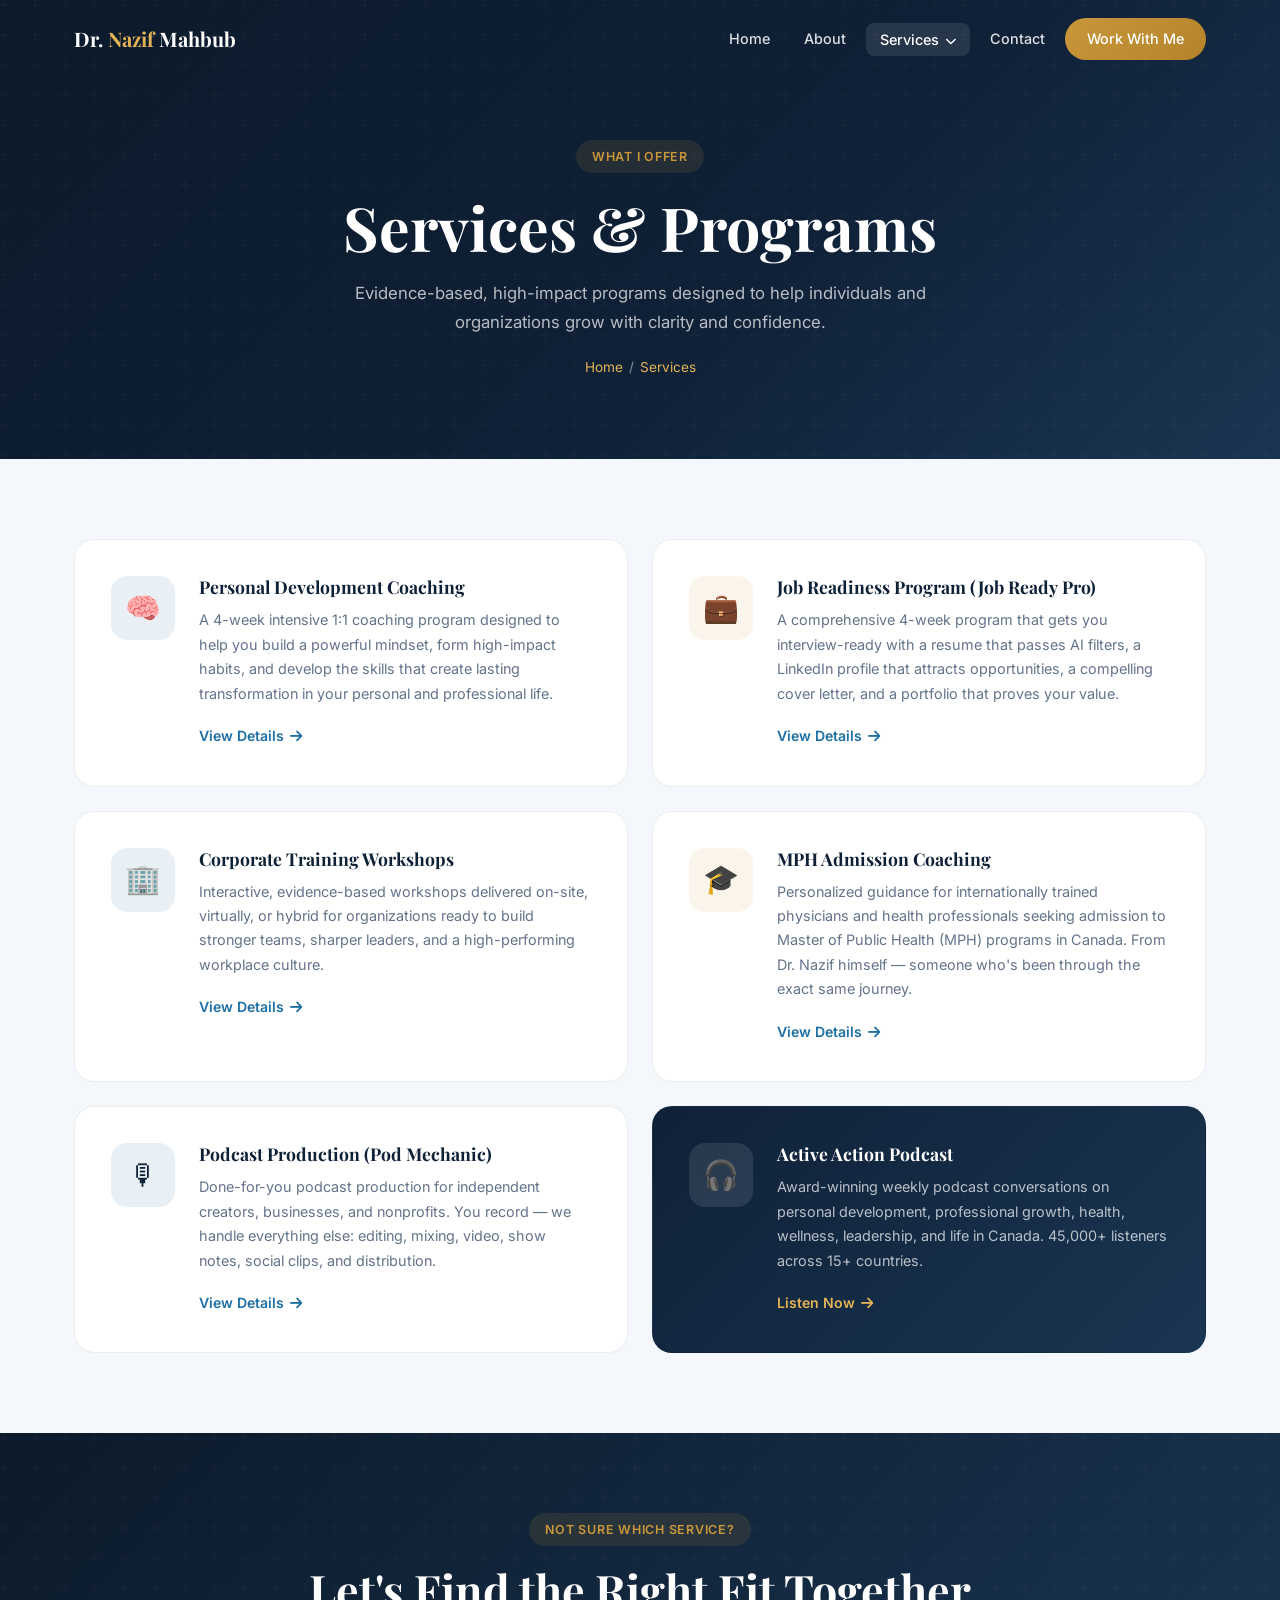
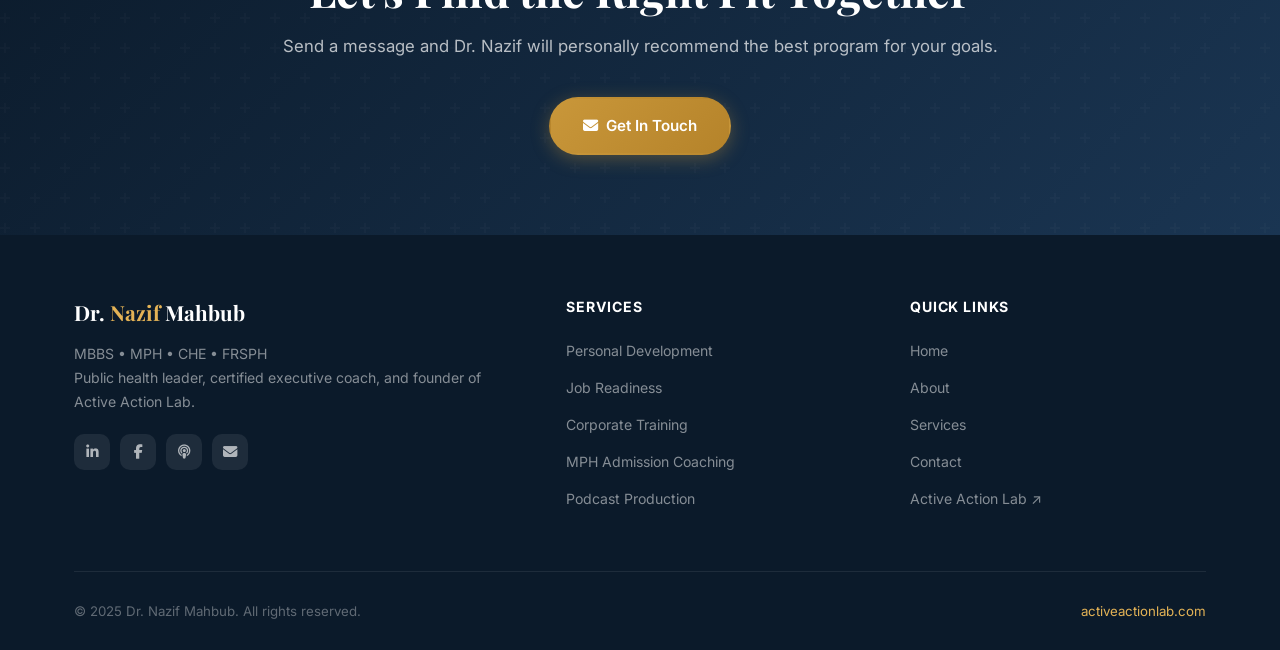
<file: services.html>
<!DOCTYPE html>
<html lang="en">
<head>
  <meta charset="UTF-8">
  <meta name="viewport" content="width=device-width, initial-scale=1.0">
  <title>Services | Dr. Nazif Mahbub</title>
  <meta name="description" content="Services offered by Dr. Nazif Mahbub — personal development coaching, job readiness, corporate training, MPH admission coaching, and podcast production.">
  <link rel="preconnect" href="https://fonts.googleapis.com">
  <link rel="preconnect" href="https://fonts.gstatic.com" crossorigin>
  <link rel="stylesheet" href="styles.css">
  <link rel="stylesheet" href="https://cdnjs.cloudflare.com/ajax/libs/font-awesome/6.5.0/css/all.min.css">
</head>
<body>

<nav class="navbar scrolled" id="navbar">
  <div class="container navbar-inner">
    <a href="index.html" class="nav-brand">Dr. <span>Nazif</span> Mahbub</a>
    <div class="nav-links">
      <a href="index.html">Home</a>
      <a href="about.html">About</a>
      <div class="nav-dropdown">
        <a href="services.html" class="active">Services <i class="fa-solid fa-chevron-down" style="font-size:.7rem;margin-left:2px;"></i></a>
        <div class="dropdown-menu">
          <a href="services/personal-development.html"><span class="d-icon">&#x1F9E0;</span>Personal Development Coaching</a>
          <a href="services/job-readiness.html"><span class="d-icon">&#x1F4BC;</span>Job Readiness Program</a>
          <a href="services/corporate-training.html"><span class="d-icon">&#x1F3E2;</span>Corporate Training Workshops</a>
          <a href="services/mph-coaching.html"><span class="d-icon">&#x1F393;</span>MPH Admission Coaching</a>
          <a href="services/podcast-production.html"><span class="d-icon">&#x1F399;</span>Podcast Production</a>
        </div>
      </div>
      <a href="index.html#contact">Contact</a>
      <a href="index.html#contact" class="btn-cta">Work With Me</a>
    </div>
    <button class="hamburger" id="hamburger" aria-label="Menu"><span></span><span></span><span></span></button>
  </div>
</nav>

<div class="mobile-nav" id="mobileNav">
  <button class="mobile-close" id="mobileClose"><i class="fa-solid fa-xmark"></i></button>
  <a href="index.html">Home</a>
  <a href="about.html">About</a>
  <div class="mobile-sep"></div>
  <a href="services.html">All Services</a>
  <a href="services/personal-development.html">Personal Development</a>
  <a href="services/job-readiness.html">Job Readiness</a>
  <a href="services/corporate-training.html">Corporate Training</a>
  <a href="services/mph-coaching.html">MPH Coaching</a>
  <a href="services/podcast-production.html">Podcast Production</a>
  <div class="mobile-sep"></div>
  <a href="index.html#contact">Contact</a>
</div>

<div class="page-hero">
  <div class="container">
    <div class="badge">What I Offer</div>
    <h1>Services &amp; Programs</h1>
    <p>Evidence-based, high-impact programs designed to help individuals and organizations grow with clarity and confidence.</p>
    <div class="breadcrumb">
      <a href="index.html">Home</a>
      <span>/</span>
      <span style="color:var(--gold2);">Services</span>
    </div>
  </div>
</div>

<section class="services-list-page">
  <div class="container">
    <div class="services-list-grid">

      <a href="services/personal-development.html" class="service-list-card fade-up">
        <div class="slc-icon" style="background:rgba(29,111,164,.1);">&#x1F9E0;</div>
        <div>
          <h3 class="slc-title">Personal Development Coaching</h3>
          <p class="slc-desc">A 4-week intensive 1:1 coaching program designed to help you build a powerful mindset, form high-impact habits, and develop the skills that create lasting transformation in your personal and professional life.</p>
          <span class="slc-link">View Details <i class="fa-solid fa-arrow-right"></i></span>
        </div>
      </a>

      <a href="services/job-readiness.html" class="service-list-card fade-up">
        <div class="slc-icon" style="background:rgba(201,151,58,.1);">&#x1F4BC;</div>
        <div>
          <h3 class="slc-title">Job Readiness Program (Job Ready Pro)</h3>
          <p class="slc-desc">A comprehensive 4-week program that gets you interview-ready with a resume that passes AI filters, a LinkedIn profile that attracts opportunities, a compelling cover letter, and a portfolio that proves your value.</p>
          <span class="slc-link">View Details <i class="fa-solid fa-arrow-right"></i></span>
        </div>
      </a>

      <a href="services/corporate-training.html" class="service-list-card fade-up">
        <div class="slc-icon" style="background:rgba(29,111,164,.1);">&#x1F3E2;</div>
        <div>
          <h3 class="slc-title">Corporate Training Workshops</h3>
          <p class="slc-desc">Interactive, evidence-based workshops delivered on-site, virtually, or hybrid for organizations ready to build stronger teams, sharper leaders, and a high-performing workplace culture.</p>
          <span class="slc-link">View Details <i class="fa-solid fa-arrow-right"></i></span>
        </div>
      </a>

      <a href="services/mph-coaching.html" class="service-list-card fade-up">
        <div class="slc-icon" style="background:rgba(201,151,58,.1);">&#x1F393;</div>
        <div>
          <h3 class="slc-title">MPH Admission Coaching</h3>
          <p class="slc-desc">Personalized guidance for internationally trained physicians and health professionals seeking admission to Master of Public Health (MPH) programs in Canada. From Dr. Nazif himself &mdash; someone who's been through the exact same journey.</p>
          <span class="slc-link">View Details <i class="fa-solid fa-arrow-right"></i></span>
        </div>
      </a>

      <a href="services/podcast-production.html" class="service-list-card fade-up">
        <div class="slc-icon" style="background:rgba(29,111,164,.1);">&#x1F399;</div>
        <div>
          <h3 class="slc-title">Podcast Production (Pod Mechanic)</h3>
          <p class="slc-desc">Done-for-you podcast production for independent creators, businesses, and nonprofits. You record &mdash; we handle everything else: editing, mixing, video, show notes, social clips, and distribution.</p>
          <span class="slc-link">View Details <i class="fa-solid fa-arrow-right"></i></span>
        </div>
      </a>

      <div class="service-list-card fade-up" style="background:linear-gradient(135deg,var(--navy),var(--navy2));border-color:transparent;">
        <div class="slc-icon" style="background:rgba(255,255,255,.1);">&#x1F3A7;</div>
        <div>
          <h3 class="slc-title" style="color:#fff;">Active Action Podcast</h3>
          <p class="slc-desc" style="color:rgba(255,255,255,.7);">Award-winning weekly podcast conversations on personal development, professional growth, health, wellness, leadership, and life in Canada. 45,000+ listeners across 15+ countries.</p>
          <a href="https://activeactionlab.com/podcast/active-action-podcast" target="_blank" rel="noopener" class="slc-link" style="color:var(--gold2);">Listen Now <i class="fa-solid fa-arrow-right"></i></a>
        </div>
      </div>

    </div>
  </div>
</section>

<section class="cta-strip">
  <div class="container">
    <div class="badge">Not Sure Which Service?</div>
    <h2>Let's Find the Right Fit Together</h2>
    <p>Send a message and Dr. Nazif will personally recommend the best program for your goals.</p>
    <div class="cta-btn-row">
      <a href="index.html#contact" class="btn btn-gold"><i class="fa-solid fa-envelope"></i> Get In Touch</a>
    </div>
  </div>
</section>

<footer>
  <div class="container">
    <div class="footer-grid">
      <div>
        <div class="footer-brand-name">Dr. <span>Nazif</span> Mahbub</div>
        <p class="footer-desc">MBBS &bull; MPH &bull; CHE &bull; FRSPH<br>Public health leader, certified executive coach, and founder of Active Action Lab.</p>
        <div class="footer-social">
          <a href="https://linkedin.com/in/nazifmahbub" target="_blank" rel="noopener"><i class="fa-brands fa-linkedin-in"></i></a>
          <a href="https://facebook.com/Dr.Nazif" target="_blank" rel="noopener"><i class="fa-brands fa-facebook-f"></i></a>
          <a href="https://activeactionlab.com/podcast/active-action-podcast" target="_blank" rel="noopener"><i class="fa-solid fa-podcast"></i></a>
          <a href="mailto:dr.nazif.mahbub@gmail.com"><i class="fa-solid fa-envelope"></i></a>
        </div>
      </div>
      <div>
        <div class="footer-col-title">Services</div>
        <ul class="footer-links">
          <li><a href="services/personal-development.html">Personal Development</a></li>
          <li><a href="services/job-readiness.html">Job Readiness</a></li>
          <li><a href="services/corporate-training.html">Corporate Training</a></li>
          <li><a href="services/mph-coaching.html">MPH Admission Coaching</a></li>
          <li><a href="services/podcast-production.html">Podcast Production</a></li>
        </ul>
      </div>
      <div>
        <div class="footer-col-title">Quick Links</div>
        <ul class="footer-links">
          <li><a href="index.html">Home</a></li>
          <li><a href="about.html">About</a></li>
          <li><a href="services.html">Services</a></li>
          <li><a href="index.html#contact">Contact</a></li>
          <li><a href="https://activeactionlab.com" target="_blank" rel="noopener">Active Action Lab &#8599;</a></li>
        </ul>
      </div>
    </div>
    <div class="footer-bottom">
      <div>&copy; 2025 Dr. Nazif Mahbub. All rights reserved.</div>
      <div><a href="https://activeactionlab.com" target="_blank" rel="noopener">activeactionlab.com</a></div>
    </div>
  </div>
</footer>

<script src="../script.js"></script>
</body>
</html>
</file>
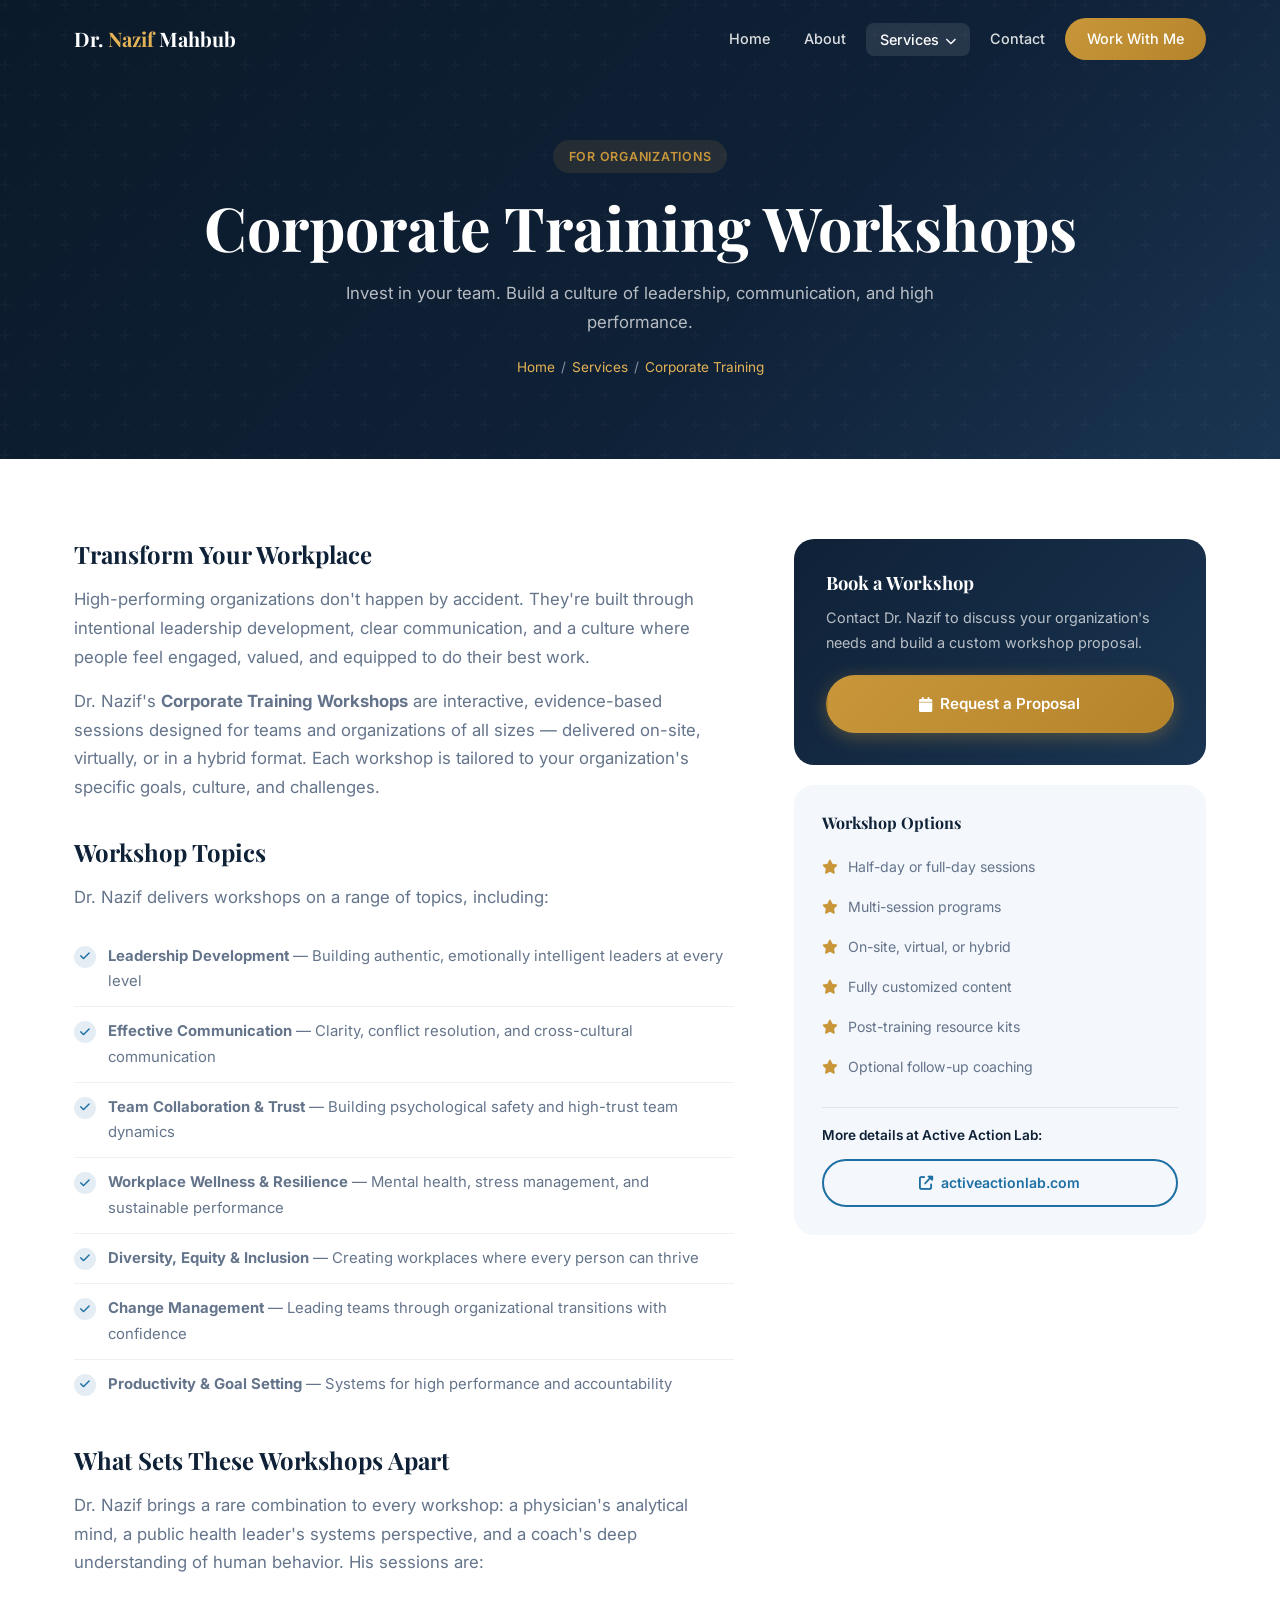
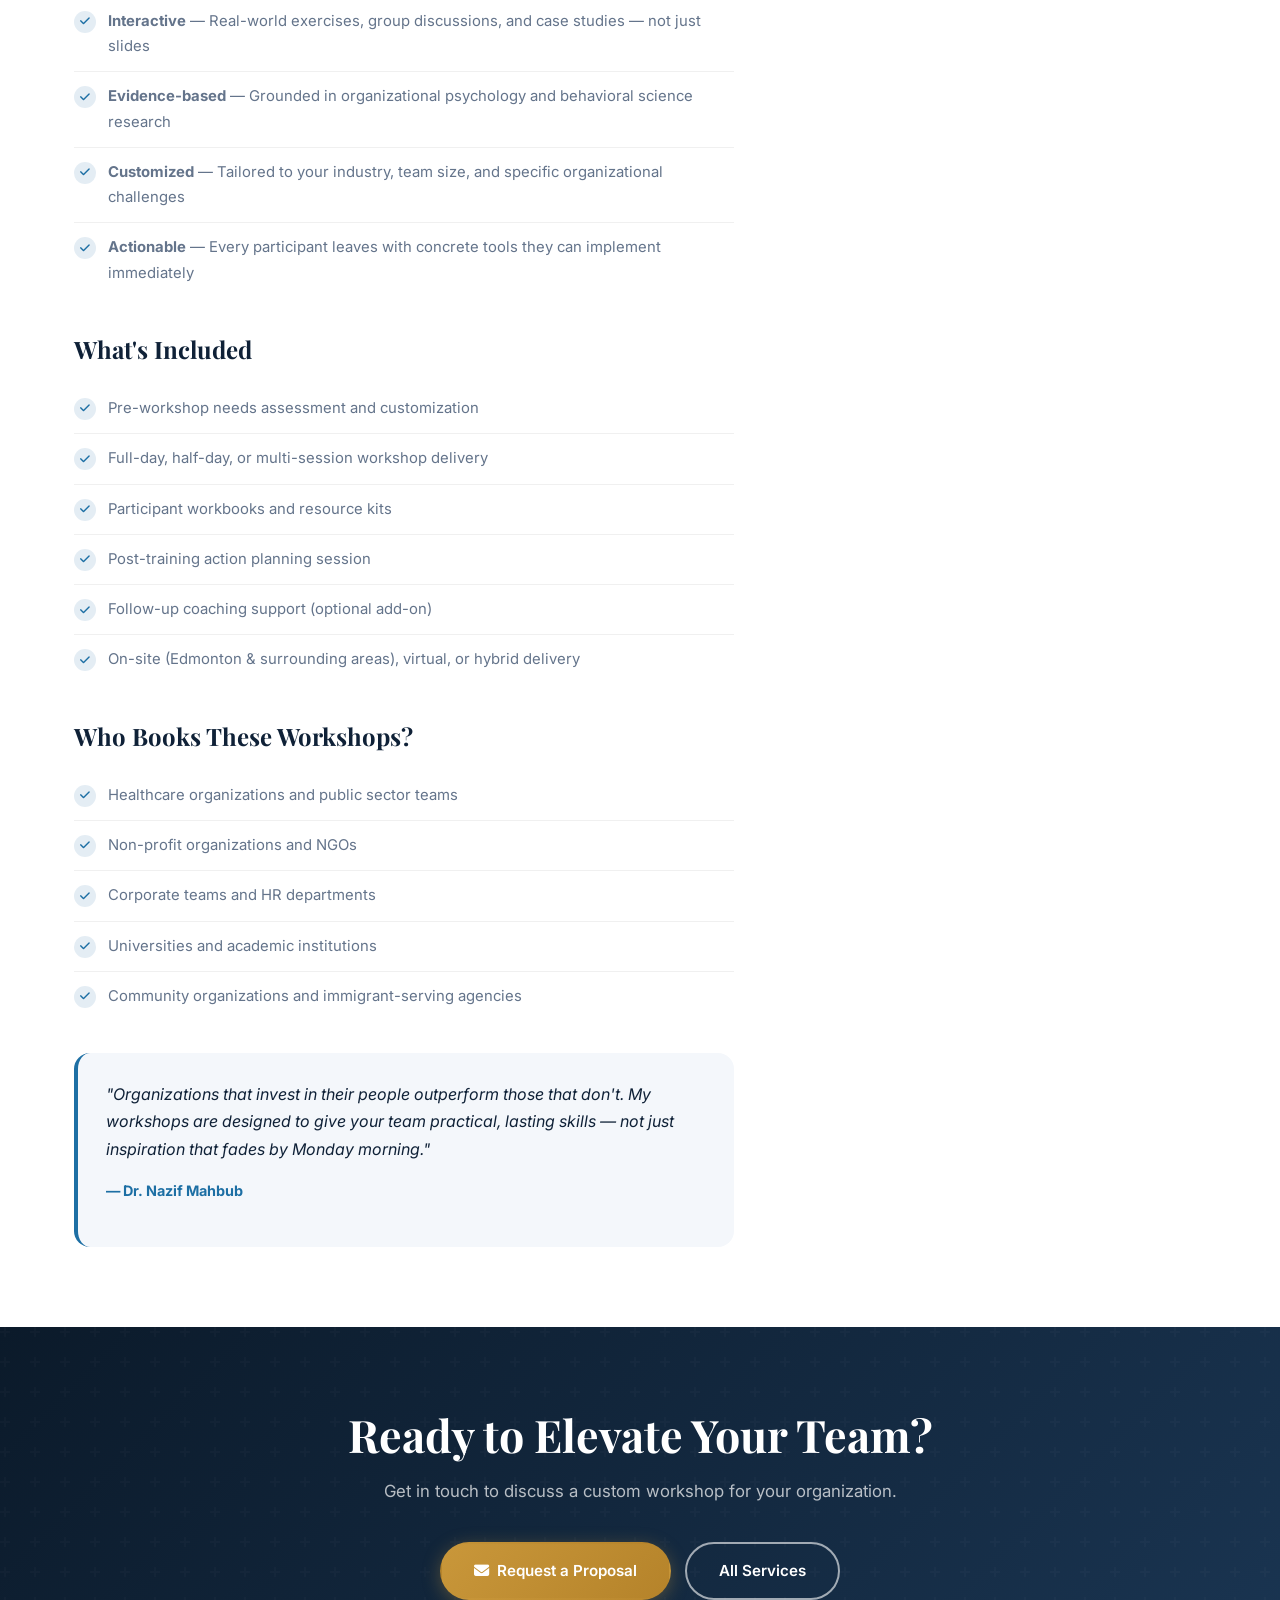
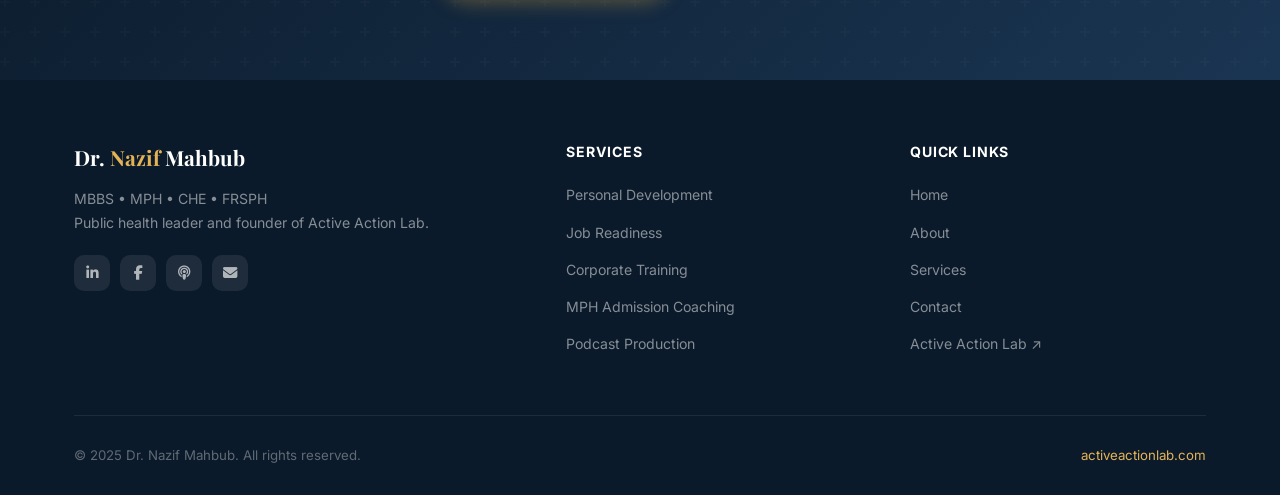
<file: services/corporate-training.html>
<!DOCTYPE html>
<html lang="en">
<head>
  <meta charset="UTF-8">
  <meta name="viewport" content="width=device-width, initial-scale=1.0">
  <title>Corporate Training Workshops | Dr. Nazif Mahbub</title>
  <meta name="description" content="Interactive corporate training workshops by Dr. Nazif Mahbub. Build stronger teams, sharper leaders, and a high-performing workplace culture.">
  <link rel="preconnect" href="https://fonts.googleapis.com">
  <link rel="preconnect" href="https://fonts.gstatic.com" crossorigin>
  <link rel="stylesheet" href="../styles.css">
  <link rel="stylesheet" href="https://cdnjs.cloudflare.com/ajax/libs/font-awesome/6.5.0/css/all.min.css">
</head>
<body>

<nav class="navbar scrolled" id="navbar">
  <div class="container navbar-inner">
    <a href="../index.html" class="nav-brand">Dr. <span>Nazif</span> Mahbub</a>
    <div class="nav-links">
      <a href="../index.html">Home</a>
      <a href="../about.html">About</a>
      <div class="nav-dropdown">
        <a href="../services.html" class="active">Services <i class="fa-solid fa-chevron-down" style="font-size:.7rem;margin-left:2px;"></i></a>
        <div class="dropdown-menu">
          <a href="personal-development.html"><span class="d-icon">&#x1F9E0;</span>Personal Development Coaching</a>
          <a href="job-readiness.html"><span class="d-icon">&#x1F4BC;</span>Job Readiness Program</a>
          <a href="corporate-training.html"><span class="d-icon">&#x1F3E2;</span>Corporate Training Workshops</a>
          <a href="mph-coaching.html"><span class="d-icon">&#x1F393;</span>MPH Admission Coaching</a>
          <a href="podcast-production.html"><span class="d-icon">&#x1F399;</span>Podcast Production</a>
        </div>
      </div>
      <a href="../index.html#contact">Contact</a>
      <a href="../index.html#contact" class="btn-cta">Work With Me</a>
    </div>
    <button class="hamburger" id="hamburger" aria-label="Menu"><span></span><span></span><span></span></button>
  </div>
</nav>

<div class="mobile-nav" id="mobileNav">
  <button class="mobile-close" id="mobileClose"><i class="fa-solid fa-xmark"></i></button>
  <a href="../index.html">Home</a>
  <a href="../about.html">About</a>
  <div class="mobile-sep"></div>
  <a href="../services.html">All Services</a>
  <a href="personal-development.html">Personal Development</a>
  <a href="job-readiness.html">Job Readiness</a>
  <a href="corporate-training.html">Corporate Training</a>
  <a href="mph-coaching.html">MPH Coaching</a>
  <a href="podcast-production.html">Podcast Production</a>
  <div class="mobile-sep"></div>
  <a href="../index.html#contact">Contact</a>
</div>

<div class="page-hero">
  <div class="container">
    <div class="badge">For Organizations</div>
    <h1>Corporate Training Workshops</h1>
    <p>Invest in your team. Build a culture of leadership, communication, and high performance.</p>
    <div class="breadcrumb">
      <a href="../index.html">Home</a><span>/</span>
      <a href="../services.html">Services</a><span>/</span>
      <span style="color:var(--gold2);">Corporate Training</span>
    </div>
  </div>
</div>

<section class="service-detail">
  <div class="container">
    <div class="service-detail-grid">
      <div class="service-detail-content fade-up">
        <h2>Transform Your Workplace</h2>
        <p>
          High-performing organizations don't happen by accident. They're built through intentional leadership development, clear communication, and a culture where people feel engaged, valued, and equipped to do their best work.
        </p>
        <p>
          Dr. Nazif's <strong>Corporate Training Workshops</strong> are interactive, evidence-based sessions designed for teams and organizations of all sizes &mdash; delivered on-site, virtually, or in a hybrid format. Each workshop is tailored to your organization's specific goals, culture, and challenges.
        </p>

        <h2>Workshop Topics</h2>
        <p>Dr. Nazif delivers workshops on a range of topics, including:</p>
        <div class="feature-list">
          <div class="feature-item"><div class="feature-check"><i class="fa-solid fa-check"></i></div><span class="feature-text"><strong>Leadership Development</strong> &mdash; Building authentic, emotionally intelligent leaders at every level</span></div>
          <div class="feature-item"><div class="feature-check"><i class="fa-solid fa-check"></i></div><span class="feature-text"><strong>Effective Communication</strong> &mdash; Clarity, conflict resolution, and cross-cultural communication</span></div>
          <div class="feature-item"><div class="feature-check"><i class="fa-solid fa-check"></i></div><span class="feature-text"><strong>Team Collaboration &amp; Trust</strong> &mdash; Building psychological safety and high-trust team dynamics</span></div>
          <div class="feature-item"><div class="feature-check"><i class="fa-solid fa-check"></i></div><span class="feature-text"><strong>Workplace Wellness &amp; Resilience</strong> &mdash; Mental health, stress management, and sustainable performance</span></div>
          <div class="feature-item"><div class="feature-check"><i class="fa-solid fa-check"></i></div><span class="feature-text"><strong>Diversity, Equity &amp; Inclusion</strong> &mdash; Creating workplaces where every person can thrive</span></div>
          <div class="feature-item"><div class="feature-check"><i class="fa-solid fa-check"></i></div><span class="feature-text"><strong>Change Management</strong> &mdash; Leading teams through organizational transitions with confidence</span></div>
          <div class="feature-item"><div class="feature-check"><i class="fa-solid fa-check"></i></div><span class="feature-text"><strong>Productivity &amp; Goal Setting</strong> &mdash; Systems for high performance and accountability</span></div>
        </div>

        <h2>What Sets These Workshops Apart</h2>
        <p>
          Dr. Nazif brings a rare combination to every workshop: a physician's analytical mind, a public health leader's systems perspective, and a coach's deep understanding of human behavior. His sessions are:
        </p>
        <div class="feature-list">
          <div class="feature-item"><div class="feature-check"><i class="fa-solid fa-check"></i></div><span class="feature-text"><strong>Interactive</strong> &mdash; Real-world exercises, group discussions, and case studies &mdash; not just slides</span></div>
          <div class="feature-item"><div class="feature-check"><i class="fa-solid fa-check"></i></div><span class="feature-text"><strong>Evidence-based</strong> &mdash; Grounded in organizational psychology and behavioral science research</span></div>
          <div class="feature-item"><div class="feature-check"><i class="fa-solid fa-check"></i></div><span class="feature-text"><strong>Customized</strong> &mdash; Tailored to your industry, team size, and specific organizational challenges</span></div>
          <div class="feature-item"><div class="feature-check"><i class="fa-solid fa-check"></i></div><span class="feature-text"><strong>Actionable</strong> &mdash; Every participant leaves with concrete tools they can implement immediately</span></div>
        </div>

        <h2>What's Included</h2>
        <div class="feature-list">
          <div class="feature-item"><div class="feature-check"><i class="fa-solid fa-check"></i></div><span class="feature-text">Pre-workshop needs assessment and customization</span></div>
          <div class="feature-item"><div class="feature-check"><i class="fa-solid fa-check"></i></div><span class="feature-text">Full-day, half-day, or multi-session workshop delivery</span></div>
          <div class="feature-item"><div class="feature-check"><i class="fa-solid fa-check"></i></div><span class="feature-text">Participant workbooks and resource kits</span></div>
          <div class="feature-item"><div class="feature-check"><i class="fa-solid fa-check"></i></div><span class="feature-text">Post-training action planning session</span></div>
          <div class="feature-item"><div class="feature-check"><i class="fa-solid fa-check"></i></div><span class="feature-text">Follow-up coaching support (optional add-on)</span></div>
          <div class="feature-item"><div class="feature-check"><i class="fa-solid fa-check"></i></div><span class="feature-text">On-site (Edmonton &amp; surrounding areas), virtual, or hybrid delivery</span></div>
        </div>

        <h2>Who Books These Workshops?</h2>
        <div class="feature-list">
          <div class="feature-item"><div class="feature-check"><i class="fa-solid fa-check"></i></div><span class="feature-text">Healthcare organizations and public sector teams</span></div>
          <div class="feature-item"><div class="feature-check"><i class="fa-solid fa-check"></i></div><span class="feature-text">Non-profit organizations and NGOs</span></div>
          <div class="feature-item"><div class="feature-check"><i class="fa-solid fa-check"></i></div><span class="feature-text">Corporate teams and HR departments</span></div>
          <div class="feature-item"><div class="feature-check"><i class="fa-solid fa-check"></i></div><span class="feature-text">Universities and academic institutions</span></div>
          <div class="feature-item"><div class="feature-check"><i class="fa-solid fa-check"></i></div><span class="feature-text">Community organizations and immigrant-serving agencies</span></div>
        </div>

        <div style="margin-top:32px;padding:28px;background:var(--light);border-radius:16px;border-left:4px solid var(--teal);">
          <p style="font-style:italic;color:var(--navy);font-size:1rem;">"Organizations that invest in their people outperform those that don't. My workshops are designed to give your team practical, lasting skills &mdash; not just inspiration that fades by Monday morning."</p>
          <p style="font-weight:700;color:var(--teal);margin-top:10px;font-size:.9rem;">&#8212; Dr. Nazif Mahbub</p>
        </div>
      </div>

      <div class="service-sidebar">
        <div class="sidebar-card fade-up">
          <h3>Book a Workshop</h3>
          <p>Contact Dr. Nazif to discuss your organization's needs and build a custom workshop proposal.</p>
          <a href="../index.html#contact" class="btn btn-gold"><i class="fa-solid fa-calendar"></i> Request a Proposal</a>
        </div>
        <div class="sidebar-highlight fade-up">
          <h4>Workshop Options</h4>
          <div class="highlight-item"><i class="fa-solid fa-star"></i> Half-day or full-day sessions</div>
          <div class="highlight-item"><i class="fa-solid fa-star"></i> Multi-session programs</div>
          <div class="highlight-item"><i class="fa-solid fa-star"></i> On-site, virtual, or hybrid</div>
          <div class="highlight-item"><i class="fa-solid fa-star"></i> Fully customized content</div>
          <div class="highlight-item"><i class="fa-solid fa-star"></i> Post-training resource kits</div>
          <div class="highlight-item"><i class="fa-solid fa-star"></i> Optional follow-up coaching</div>
          <div style="margin-top:20px;padding-top:16px;border-top:1px solid rgba(0,0,0,.08);">
            <p style="font-size:.85rem;margin-bottom:12px;color:var(--navy);font-weight:600;">More details at Active Action Lab:</p>
            <a href="https://activeactionlab.com" target="_blank" rel="noopener" class="btn btn-outline" style="width:100%;justify-content:center;font-size:.88rem;padding:10px 20px;">
              <i class="fa-solid fa-external-link-alt"></i> activeactionlab.com
            </a>
          </div>
        </div>
      </div>
    </div>
  </div>
</section>

<section class="cta-strip">
  <div class="container">
    <h2>Ready to Elevate Your Team?</h2>
    <p>Get in touch to discuss a custom workshop for your organization.</p>
    <div class="cta-btn-row">
      <a href="../index.html#contact" class="btn btn-gold"><i class="fa-solid fa-envelope"></i> Request a Proposal</a>
      <a href="../services.html" class="btn btn-outline-white">All Services</a>
    </div>
  </div>
</section>

<footer>
  <div class="container">
    <div class="footer-grid">
      <div>
        <div class="footer-brand-name">Dr. <span>Nazif</span> Mahbub</div>
        <p class="footer-desc">MBBS &bull; MPH &bull; CHE &bull; FRSPH<br>Public health leader and founder of Active Action Lab.</p>
        <div class="footer-social">
          <a href="https://linkedin.com/in/nazifmahbub" target="_blank" rel="noopener"><i class="fa-brands fa-linkedin-in"></i></a>
          <a href="https://facebook.com/Dr.Nazif" target="_blank" rel="noopener"><i class="fa-brands fa-facebook-f"></i></a>
          <a href="https://activeactionlab.com/podcast/active-action-podcast" target="_blank" rel="noopener"><i class="fa-solid fa-podcast"></i></a>
          <a href="mailto:dr.nazif.mahbub@gmail.com"><i class="fa-solid fa-envelope"></i></a>
        </div>
      </div>
      <div>
        <div class="footer-col-title">Services</div>
        <ul class="footer-links">
          <li><a href="personal-development.html">Personal Development</a></li>
          <li><a href="job-readiness.html">Job Readiness</a></li>
          <li><a href="corporate-training.html">Corporate Training</a></li>
          <li><a href="mph-coaching.html">MPH Admission Coaching</a></li>
          <li><a href="podcast-production.html">Podcast Production</a></li>
        </ul>
      </div>
      <div>
        <div class="footer-col-title">Quick Links</div>
        <ul class="footer-links">
          <li><a href="../index.html">Home</a></li>
          <li><a href="../about.html">About</a></li>
          <li><a href="../services.html">Services</a></li>
          <li><a href="../index.html#contact">Contact</a></li>
          <li><a href="https://activeactionlab.com" target="_blank" rel="noopener">Active Action Lab &#8599;</a></li>
        </ul>
      </div>
    </div>
    <div class="footer-bottom">
      <div>&copy; 2025 Dr. Nazif Mahbub. All rights reserved.</div>
      <div><a href="https://activeactionlab.com" target="_blank" rel="noopener">activeactionlab.com</a></div>
    </div>
  </div>
</footer>

<script src="../script.js"></script>
</body>
</html>
</file>
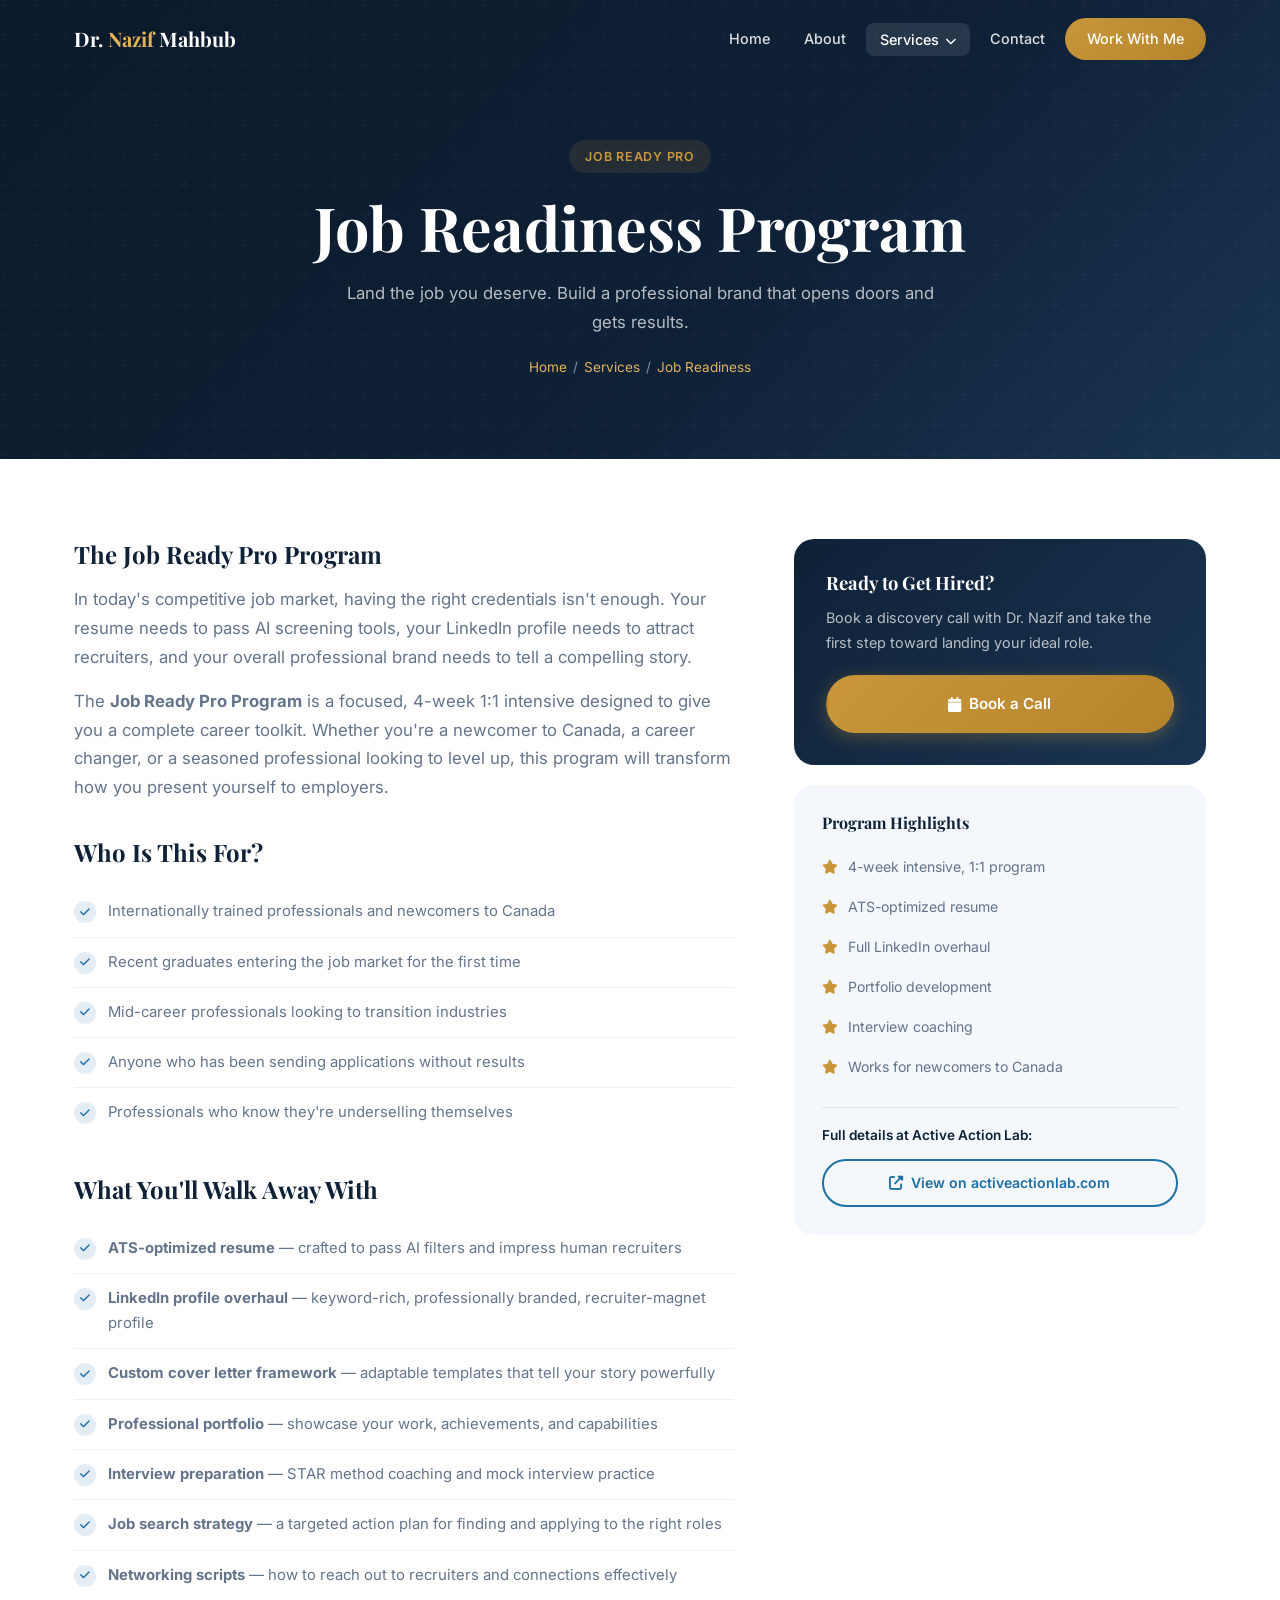
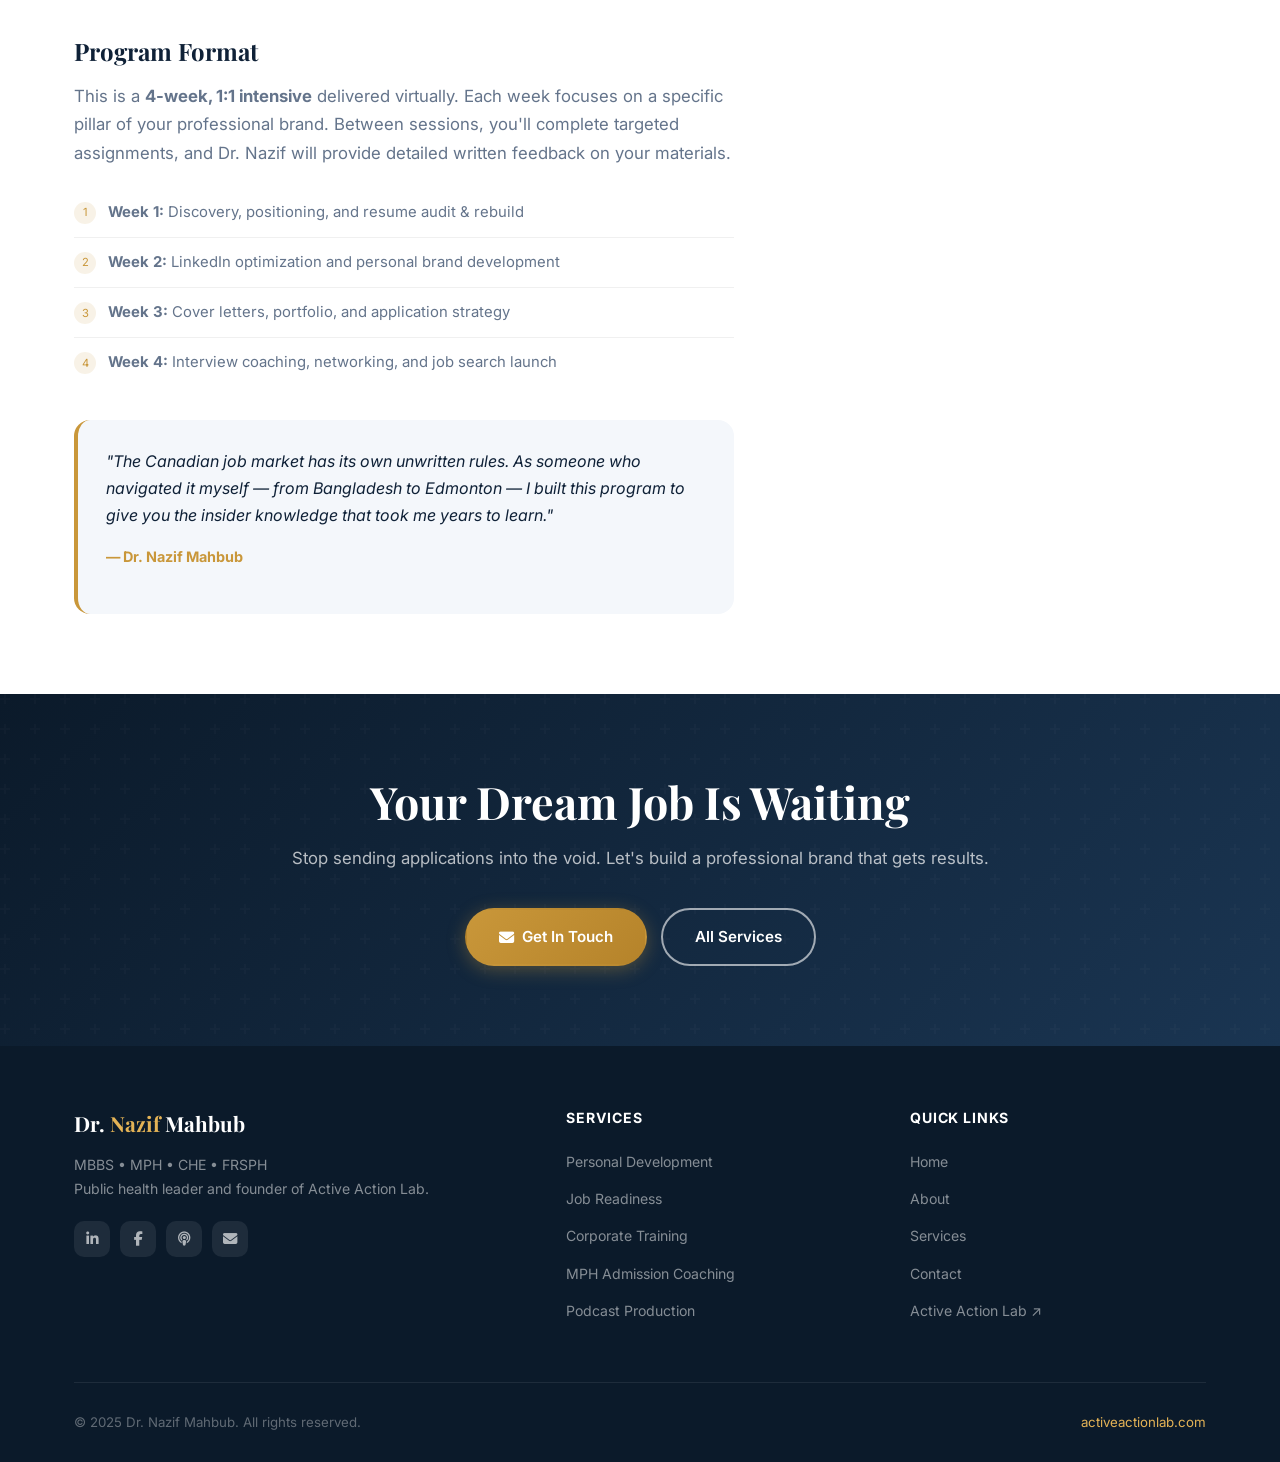
<file: services/job-readiness.html>
<!DOCTYPE html>
<html lang="en">
<head>
  <meta charset="UTF-8">
  <meta name="viewport" content="width=device-width, initial-scale=1.0">
  <title>Job Readiness Program | Dr. Nazif Mahbub</title>
  <meta name="description" content="Job Ready Pro — get interview-ready with a resume that passes AI filters, an optimized LinkedIn profile, compelling cover letters, and a portfolio that gets results.">
  <link rel="preconnect" href="https://fonts.googleapis.com">
  <link rel="preconnect" href="https://fonts.gstatic.com" crossorigin>
  <link rel="stylesheet" href="../styles.css">
  <link rel="stylesheet" href="https://cdnjs.cloudflare.com/ajax/libs/font-awesome/6.5.0/css/all.min.css">
</head>
<body>

<nav class="navbar scrolled" id="navbar">
  <div class="container navbar-inner">
    <a href="../index.html" class="nav-brand">Dr. <span>Nazif</span> Mahbub</a>
    <div class="nav-links">
      <a href="../index.html">Home</a>
      <a href="../about.html">About</a>
      <div class="nav-dropdown">
        <a href="../services.html" class="active">Services <i class="fa-solid fa-chevron-down" style="font-size:.7rem;margin-left:2px;"></i></a>
        <div class="dropdown-menu">
          <a href="personal-development.html"><span class="d-icon">&#x1F9E0;</span>Personal Development Coaching</a>
          <a href="job-readiness.html"><span class="d-icon">&#x1F4BC;</span>Job Readiness Program</a>
          <a href="corporate-training.html"><span class="d-icon">&#x1F3E2;</span>Corporate Training Workshops</a>
          <a href="mph-coaching.html"><span class="d-icon">&#x1F393;</span>MPH Admission Coaching</a>
          <a href="podcast-production.html"><span class="d-icon">&#x1F399;</span>Podcast Production</a>
        </div>
      </div>
      <a href="../index.html#contact">Contact</a>
      <a href="../index.html#contact" class="btn-cta">Work With Me</a>
    </div>
    <button class="hamburger" id="hamburger" aria-label="Menu"><span></span><span></span><span></span></button>
  </div>
</nav>

<div class="mobile-nav" id="mobileNav">
  <button class="mobile-close" id="mobileClose"><i class="fa-solid fa-xmark"></i></button>
  <a href="../index.html">Home</a>
  <a href="../about.html">About</a>
  <div class="mobile-sep"></div>
  <a href="../services.html">All Services</a>
  <a href="personal-development.html">Personal Development</a>
  <a href="job-readiness.html">Job Readiness</a>
  <a href="corporate-training.html">Corporate Training</a>
  <a href="mph-coaching.html">MPH Coaching</a>
  <a href="podcast-production.html">Podcast Production</a>
  <div class="mobile-sep"></div>
  <a href="../index.html#contact">Contact</a>
</div>

<div class="page-hero">
  <div class="container">
    <div class="badge">Job Ready Pro</div>
    <h1>Job Readiness Program</h1>
    <p>Land the job you deserve. Build a professional brand that opens doors and gets results.</p>
    <div class="breadcrumb">
      <a href="../index.html">Home</a><span>/</span>
      <a href="../services.html">Services</a><span>/</span>
      <span style="color:var(--gold2);">Job Readiness</span>
    </div>
  </div>
</div>

<section class="service-detail">
  <div class="container">
    <div class="service-detail-grid">
      <div class="service-detail-content fade-up">
        <h2>The Job Ready Pro Program</h2>
        <p>
          In today's competitive job market, having the right credentials isn't enough. Your resume needs to pass AI screening tools, your LinkedIn profile needs to attract recruiters, and your overall professional brand needs to tell a compelling story.
        </p>
        <p>
          The <strong>Job Ready Pro Program</strong> is a focused, 4-week 1:1 intensive designed to give you a complete career toolkit. Whether you're a newcomer to Canada, a career changer, or a seasoned professional looking to level up, this program will transform how you present yourself to employers.
        </p>

        <h2>Who Is This For?</h2>
        <div class="feature-list">
          <div class="feature-item"><div class="feature-check"><i class="fa-solid fa-check"></i></div><span class="feature-text">Internationally trained professionals and newcomers to Canada</span></div>
          <div class="feature-item"><div class="feature-check"><i class="fa-solid fa-check"></i></div><span class="feature-text">Recent graduates entering the job market for the first time</span></div>
          <div class="feature-item"><div class="feature-check"><i class="fa-solid fa-check"></i></div><span class="feature-text">Mid-career professionals looking to transition industries</span></div>
          <div class="feature-item"><div class="feature-check"><i class="fa-solid fa-check"></i></div><span class="feature-text">Anyone who has been sending applications without results</span></div>
          <div class="feature-item"><div class="feature-check"><i class="fa-solid fa-check"></i></div><span class="feature-text">Professionals who know they're underselling themselves</span></div>
        </div>

        <h2>What You'll Walk Away With</h2>
        <div class="feature-list">
          <div class="feature-item"><div class="feature-check"><i class="fa-solid fa-check"></i></div><span class="feature-text"><strong>ATS-optimized resume</strong> — crafted to pass AI filters and impress human recruiters</span></div>
          <div class="feature-item"><div class="feature-check"><i class="fa-solid fa-check"></i></div><span class="feature-text"><strong>LinkedIn profile overhaul</strong> — keyword-rich, professionally branded, recruiter-magnet profile</span></div>
          <div class="feature-item"><div class="feature-check"><i class="fa-solid fa-check"></i></div><span class="feature-text"><strong>Custom cover letter framework</strong> — adaptable templates that tell your story powerfully</span></div>
          <div class="feature-item"><div class="feature-check"><i class="fa-solid fa-check"></i></div><span class="feature-text"><strong>Professional portfolio</strong> — showcase your work, achievements, and capabilities</span></div>
          <div class="feature-item"><div class="feature-check"><i class="fa-solid fa-check"></i></div><span class="feature-text"><strong>Interview preparation</strong> — STAR method coaching and mock interview practice</span></div>
          <div class="feature-item"><div class="feature-check"><i class="fa-solid fa-check"></i></div><span class="feature-text"><strong>Job search strategy</strong> — a targeted action plan for finding and applying to the right roles</span></div>
          <div class="feature-item"><div class="feature-check"><i class="fa-solid fa-check"></i></div><span class="feature-text"><strong>Networking scripts</strong> — how to reach out to recruiters and connections effectively</span></div>
        </div>

        <h2>Program Format</h2>
        <p>
          This is a <strong>4-week, 1:1 intensive</strong> delivered virtually. Each week focuses on a specific pillar of your professional brand. Between sessions, you'll complete targeted assignments, and Dr. Nazif will provide detailed written feedback on your materials.
        </p>
        <div class="feature-list">
          <div class="feature-item"><div class="feature-check" style="background:rgba(201,151,58,.12);color:var(--gold);">1</div><span class="feature-text"><strong>Week 1:</strong> Discovery, positioning, and resume audit &amp; rebuild</span></div>
          <div class="feature-item"><div class="feature-check" style="background:rgba(201,151,58,.12);color:var(--gold);">2</div><span class="feature-text"><strong>Week 2:</strong> LinkedIn optimization and personal brand development</span></div>
          <div class="feature-item"><div class="feature-check" style="background:rgba(201,151,58,.12);color:var(--gold);">3</div><span class="feature-text"><strong>Week 3:</strong> Cover letters, portfolio, and application strategy</span></div>
          <div class="feature-item"><div class="feature-check" style="background:rgba(201,151,58,.12);color:var(--gold);">4</div><span class="feature-text"><strong>Week 4:</strong> Interview coaching, networking, and job search launch</span></div>
        </div>

        <div style="margin-top:32px;padding:28px;background:var(--light);border-radius:16px;border-left:4px solid var(--gold);">
          <p style="font-style:italic;color:var(--navy);font-size:1rem;">"The Canadian job market has its own unwritten rules. As someone who navigated it myself &mdash; from Bangladesh to Edmonton &mdash; I built this program to give you the insider knowledge that took me years to learn."</p>
          <p style="font-weight:700;color:var(--gold);margin-top:10px;font-size:.9rem;">&#8212; Dr. Nazif Mahbub</p>
        </div>
      </div>

      <div class="service-sidebar">
        <div class="sidebar-card fade-up">
          <h3>Ready to Get Hired?</h3>
          <p>Book a discovery call with Dr. Nazif and take the first step toward landing your ideal role.</p>
          <a href="../index.html#contact" class="btn btn-gold"><i class="fa-solid fa-calendar"></i> Book a Call</a>
        </div>
        <div class="sidebar-highlight fade-up">
          <h4>Program Highlights</h4>
          <div class="highlight-item"><i class="fa-solid fa-star"></i> 4-week intensive, 1:1 program</div>
          <div class="highlight-item"><i class="fa-solid fa-star"></i> ATS-optimized resume</div>
          <div class="highlight-item"><i class="fa-solid fa-star"></i> Full LinkedIn overhaul</div>
          <div class="highlight-item"><i class="fa-solid fa-star"></i> Portfolio development</div>
          <div class="highlight-item"><i class="fa-solid fa-star"></i> Interview coaching</div>
          <div class="highlight-item"><i class="fa-solid fa-star"></i> Works for newcomers to Canada</div>
          <div style="margin-top:20px;padding-top:16px;border-top:1px solid rgba(0,0,0,.08);">
            <p style="font-size:.85rem;margin-bottom:12px;color:var(--navy);font-weight:600;">Full details at Active Action Lab:</p>
            <a href="https://activeactionlab.com/jobready" target="_blank" rel="noopener" class="btn btn-outline" style="width:100%;justify-content:center;font-size:.88rem;padding:10px 20px;">
              <i class="fa-solid fa-external-link-alt"></i> View on activeactionlab.com
            </a>
          </div>
        </div>
      </div>
    </div>
  </div>
</section>

<section class="cta-strip">
  <div class="container">
    <h2>Your Dream Job Is Waiting</h2>
    <p>Stop sending applications into the void. Let's build a professional brand that gets results.</p>
    <div class="cta-btn-row">
      <a href="../index.html#contact" class="btn btn-gold"><i class="fa-solid fa-envelope"></i> Get In Touch</a>
      <a href="../services.html" class="btn btn-outline-white">All Services</a>
    </div>
  </div>
</section>

<footer>
  <div class="container">
    <div class="footer-grid">
      <div>
        <div class="footer-brand-name">Dr. <span>Nazif</span> Mahbub</div>
        <p class="footer-desc">MBBS &bull; MPH &bull; CHE &bull; FRSPH<br>Public health leader and founder of Active Action Lab.</p>
        <div class="footer-social">
          <a href="https://linkedin.com/in/nazifmahbub" target="_blank" rel="noopener"><i class="fa-brands fa-linkedin-in"></i></a>
          <a href="https://facebook.com/Dr.Nazif" target="_blank" rel="noopener"><i class="fa-brands fa-facebook-f"></i></a>
          <a href="https://activeactionlab.com/podcast/active-action-podcast" target="_blank" rel="noopener"><i class="fa-solid fa-podcast"></i></a>
          <a href="mailto:dr.nazif.mahbub@gmail.com"><i class="fa-solid fa-envelope"></i></a>
        </div>
      </div>
      <div>
        <div class="footer-col-title">Services</div>
        <ul class="footer-links">
          <li><a href="personal-development.html">Personal Development</a></li>
          <li><a href="job-readiness.html">Job Readiness</a></li>
          <li><a href="corporate-training.html">Corporate Training</a></li>
          <li><a href="mph-coaching.html">MPH Admission Coaching</a></li>
          <li><a href="podcast-production.html">Podcast Production</a></li>
        </ul>
      </div>
      <div>
        <div class="footer-col-title">Quick Links</div>
        <ul class="footer-links">
          <li><a href="../index.html">Home</a></li>
          <li><a href="../about.html">About</a></li>
          <li><a href="../services.html">Services</a></li>
          <li><a href="../index.html#contact">Contact</a></li>
          <li><a href="https://activeactionlab.com" target="_blank" rel="noopener">Active Action Lab &#8599;</a></li>
        </ul>
      </div>
    </div>
    <div class="footer-bottom">
      <div>&copy; 2025 Dr. Nazif Mahbub. All rights reserved.</div>
      <div><a href="https://activeactionlab.com" target="_blank" rel="noopener">activeactionlab.com</a></div>
    </div>
  </div>
</footer>

<script src="../script.js"></script>
</body>
</html>
</file>
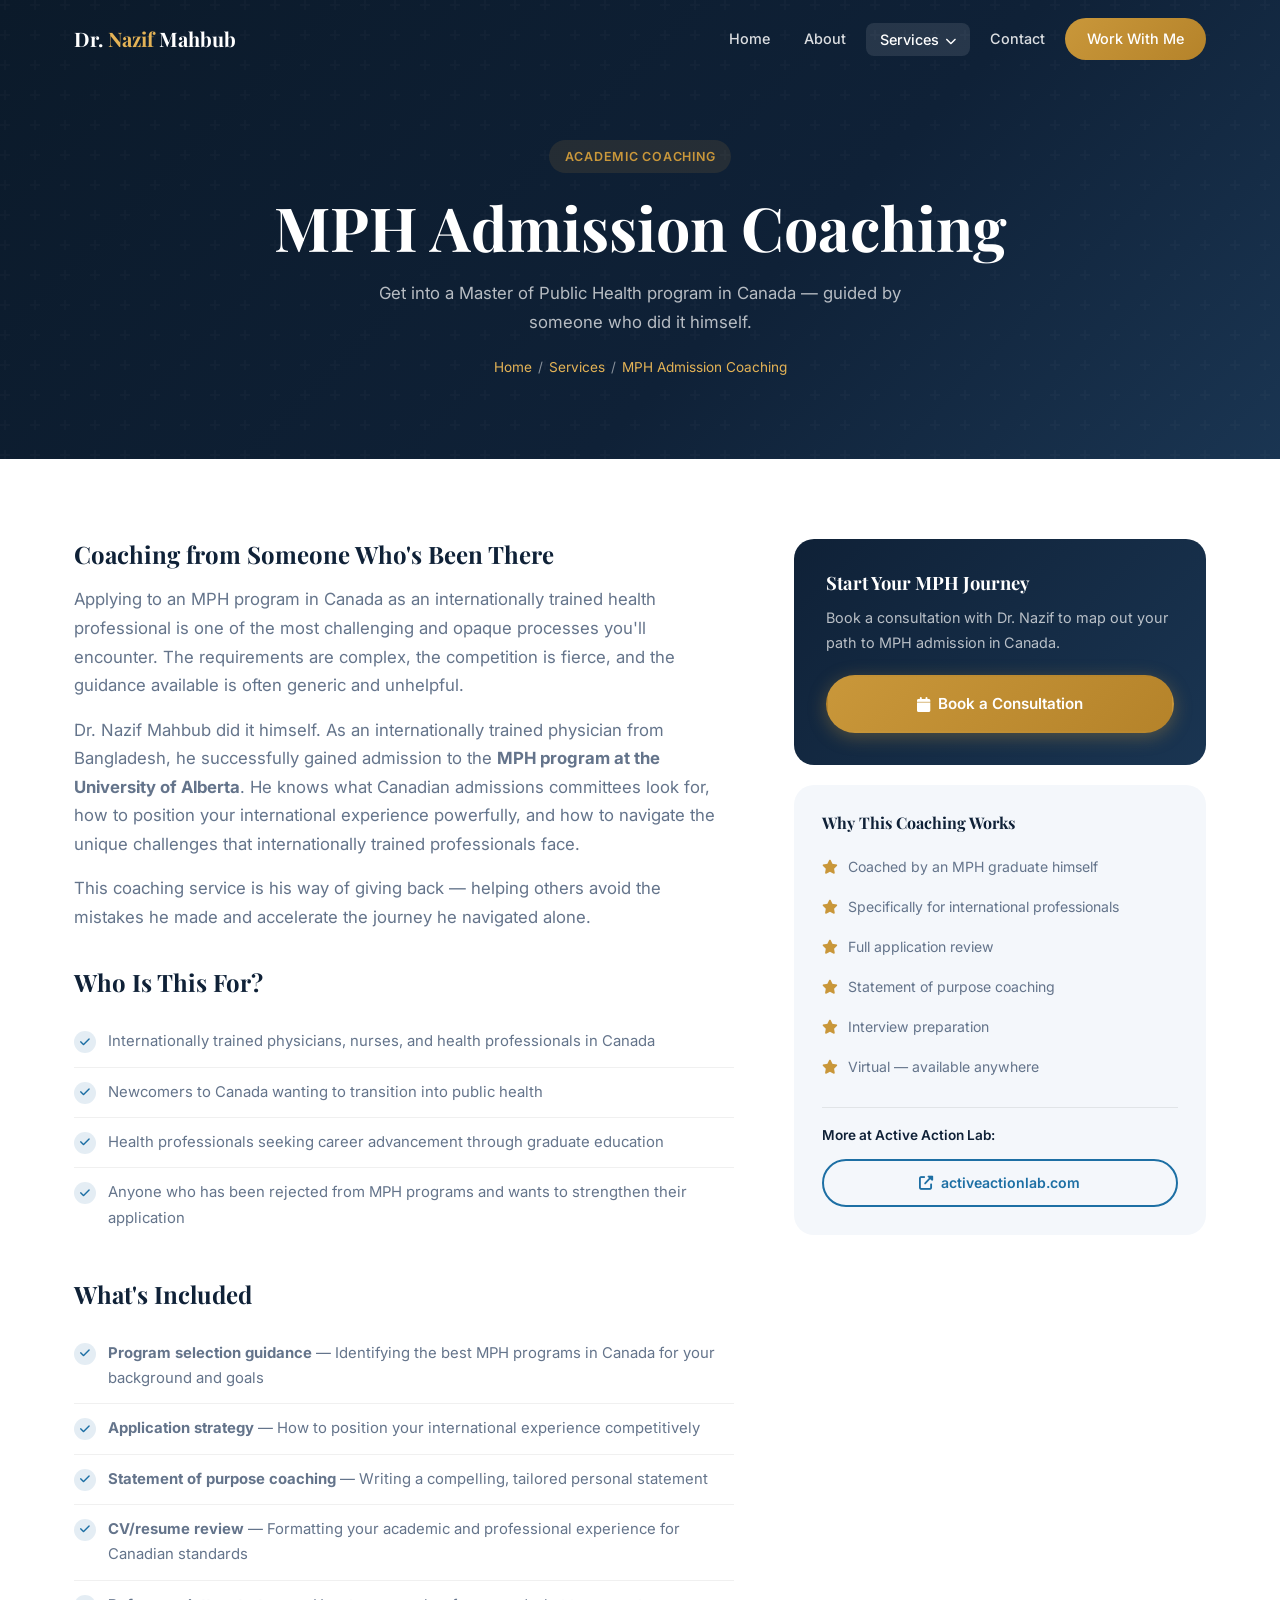
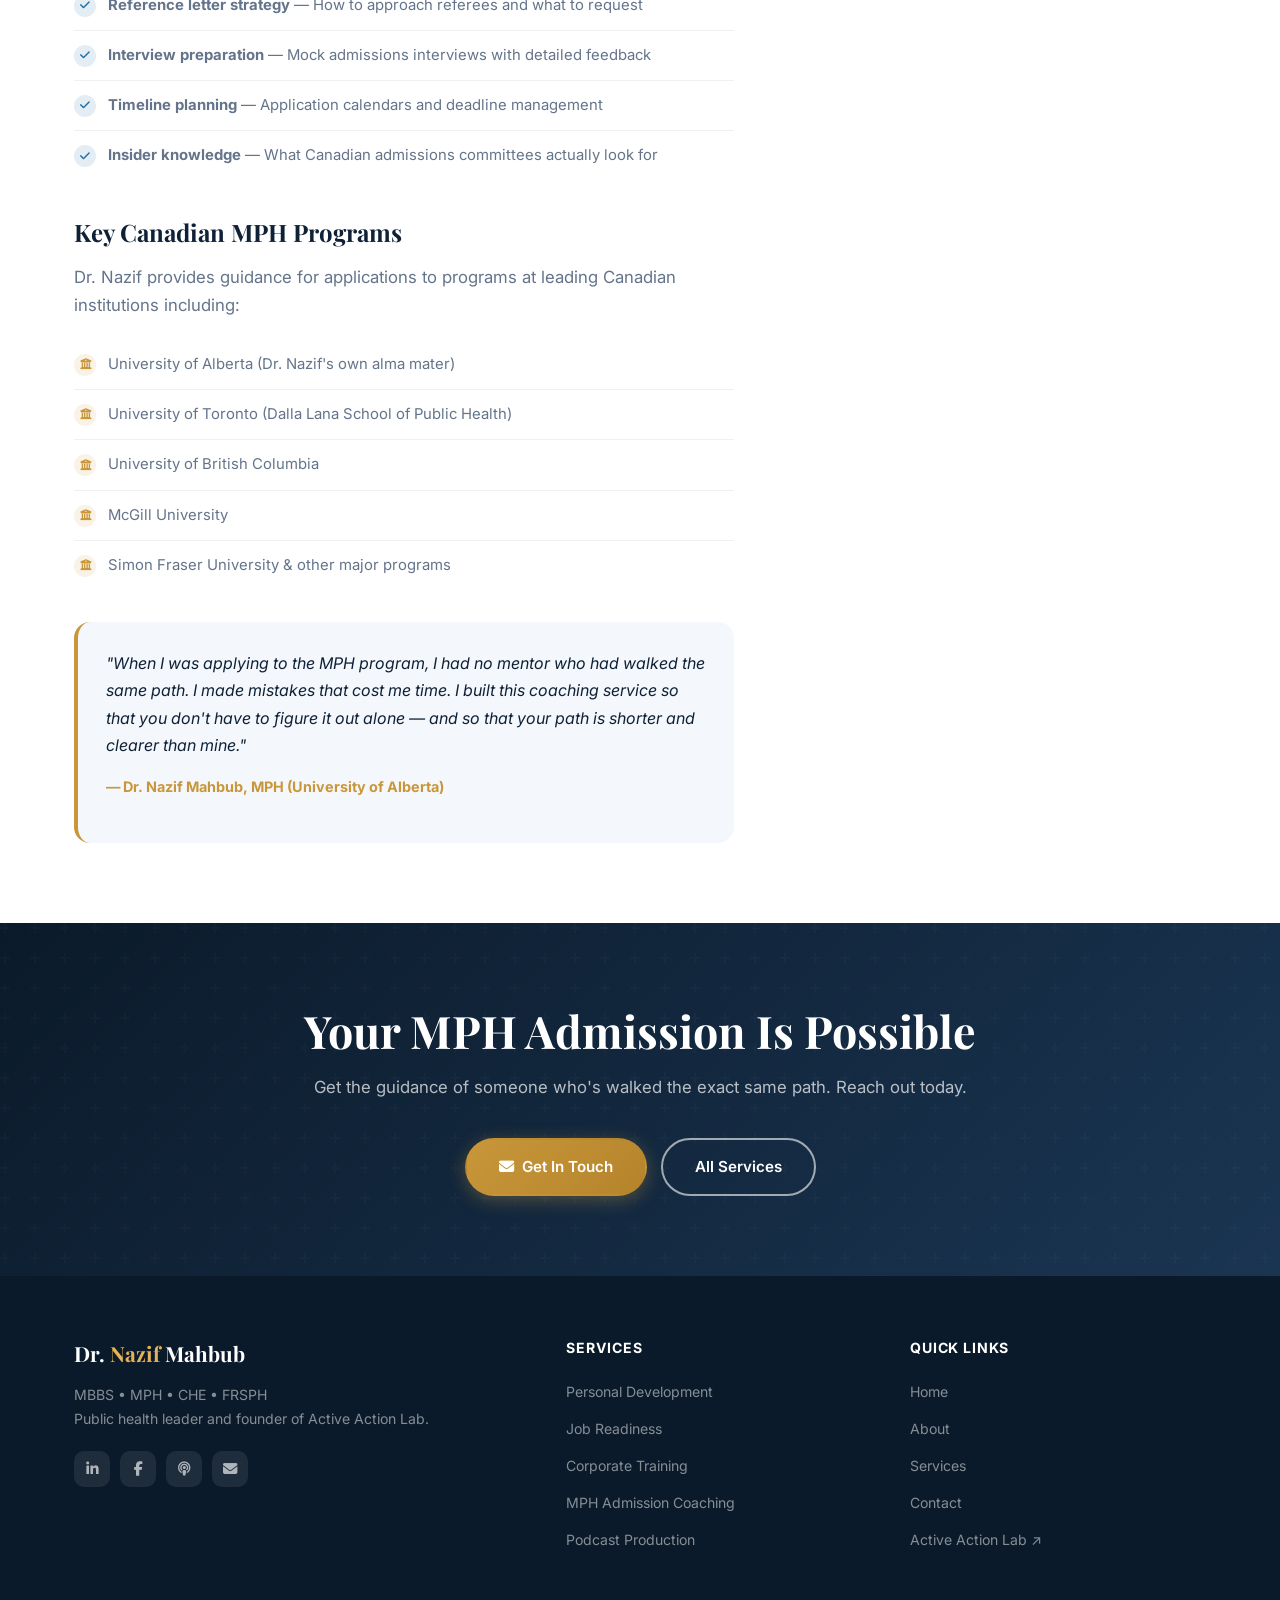
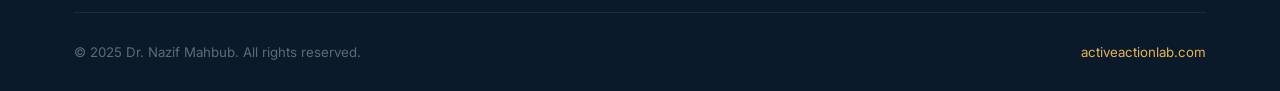
<file: services/mph-coaching.html>
<!DOCTYPE html>
<html lang="en">
<head>
  <meta charset="UTF-8">
  <meta name="viewport" content="width=device-width, initial-scale=1.0">
  <title>MPH Admission Coaching | Dr. Nazif Mahbub</title>
  <meta name="description" content="Get into an MPH program in Canada with personalized coaching from Dr. Nazif Mahbub — an internationally trained physician who successfully navigated the exact same journey.">
  <link rel="preconnect" href="https://fonts.googleapis.com">
  <link rel="preconnect" href="https://fonts.gstatic.com" crossorigin>
  <link rel="stylesheet" href="../styles.css">
  <link rel="stylesheet" href="https://cdnjs.cloudflare.com/ajax/libs/font-awesome/6.5.0/css/all.min.css">
</head>
<body>

<nav class="navbar scrolled" id="navbar">
  <div class="container navbar-inner">
    <a href="../index.html" class="nav-brand">Dr. <span>Nazif</span> Mahbub</a>
    <div class="nav-links">
      <a href="../index.html">Home</a>
      <a href="../about.html">About</a>
      <div class="nav-dropdown">
        <a href="../services.html" class="active">Services <i class="fa-solid fa-chevron-down" style="font-size:.7rem;margin-left:2px;"></i></a>
        <div class="dropdown-menu">
          <a href="personal-development.html"><span class="d-icon">&#x1F9E0;</span>Personal Development Coaching</a>
          <a href="job-readiness.html"><span class="d-icon">&#x1F4BC;</span>Job Readiness Program</a>
          <a href="corporate-training.html"><span class="d-icon">&#x1F3E2;</span>Corporate Training Workshops</a>
          <a href="mph-coaching.html"><span class="d-icon">&#x1F393;</span>MPH Admission Coaching</a>
          <a href="podcast-production.html"><span class="d-icon">&#x1F399;</span>Podcast Production</a>
        </div>
      </div>
      <a href="../index.html#contact">Contact</a>
      <a href="../index.html#contact" class="btn-cta">Work With Me</a>
    </div>
    <button class="hamburger" id="hamburger" aria-label="Menu"><span></span><span></span><span></span></button>
  </div>
</nav>

<div class="mobile-nav" id="mobileNav">
  <button class="mobile-close" id="mobileClose"><i class="fa-solid fa-xmark"></i></button>
  <a href="../index.html">Home</a>
  <a href="../about.html">About</a>
  <div class="mobile-sep"></div>
  <a href="../services.html">All Services</a>
  <a href="personal-development.html">Personal Development</a>
  <a href="job-readiness.html">Job Readiness</a>
  <a href="corporate-training.html">Corporate Training</a>
  <a href="mph-coaching.html">MPH Coaching</a>
  <a href="podcast-production.html">Podcast Production</a>
  <div class="mobile-sep"></div>
  <a href="../index.html#contact">Contact</a>
</div>

<div class="page-hero">
  <div class="container">
    <div class="badge">Academic Coaching</div>
    <h1>MPH Admission Coaching</h1>
    <p>Get into a Master of Public Health program in Canada &mdash; guided by someone who did it himself.</p>
    <div class="breadcrumb">
      <a href="../index.html">Home</a><span>/</span>
      <a href="../services.html">Services</a><span>/</span>
      <span style="color:var(--gold2);">MPH Admission Coaching</span>
    </div>
  </div>
</div>

<section class="service-detail">
  <div class="container">
    <div class="service-detail-grid">
      <div class="service-detail-content fade-up">
        <h2>Coaching from Someone Who's Been There</h2>
        <p>
          Applying to an MPH program in Canada as an internationally trained health professional is one of the most challenging and opaque processes you'll encounter. The requirements are complex, the competition is fierce, and the guidance available is often generic and unhelpful.
        </p>
        <p>
          Dr. Nazif Mahbub did it himself. As an internationally trained physician from Bangladesh, he successfully gained admission to the <strong>MPH program at the University of Alberta</strong>. He knows what Canadian admissions committees look for, how to position your international experience powerfully, and how to navigate the unique challenges that internationally trained professionals face.
        </p>
        <p>
          This coaching service is his way of giving back &mdash; helping others avoid the mistakes he made and accelerate the journey he navigated alone.
        </p>

        <h2>Who Is This For?</h2>
        <div class="feature-list">
          <div class="feature-item"><div class="feature-check"><i class="fa-solid fa-check"></i></div><span class="feature-text">Internationally trained physicians, nurses, and health professionals in Canada</span></div>
          <div class="feature-item"><div class="feature-check"><i class="fa-solid fa-check"></i></div><span class="feature-text">Newcomers to Canada wanting to transition into public health</span></div>
          <div class="feature-item"><div class="feature-check"><i class="fa-solid fa-check"></i></div><span class="feature-text">Health professionals seeking career advancement through graduate education</span></div>
          <div class="feature-item"><div class="feature-check"><i class="fa-solid fa-check"></i></div><span class="feature-text">Anyone who has been rejected from MPH programs and wants to strengthen their application</span></div>
        </div>

        <h2>What's Included</h2>
        <div class="feature-list">
          <div class="feature-item"><div class="feature-check"><i class="fa-solid fa-check"></i></div><span class="feature-text"><strong>Program selection guidance</strong> &mdash; Identifying the best MPH programs in Canada for your background and goals</span></div>
          <div class="feature-item"><div class="feature-check"><i class="fa-solid fa-check"></i></div><span class="feature-text"><strong>Application strategy</strong> &mdash; How to position your international experience competitively</span></div>
          <div class="feature-item"><div class="feature-check"><i class="fa-solid fa-check"></i></div><span class="feature-text"><strong>Statement of purpose coaching</strong> &mdash; Writing a compelling, tailored personal statement</span></div>
          <div class="feature-item"><div class="feature-check"><i class="fa-solid fa-check"></i></div><span class="feature-text"><strong>CV/resume review</strong> &mdash; Formatting your academic and professional experience for Canadian standards</span></div>
          <div class="feature-item"><div class="feature-check"><i class="fa-solid fa-check"></i></div><span class="feature-text"><strong>Reference letter strategy</strong> &mdash; How to approach referees and what to request</span></div>
          <div class="feature-item"><div class="feature-check"><i class="fa-solid fa-check"></i></div><span class="feature-text"><strong>Interview preparation</strong> &mdash; Mock admissions interviews with detailed feedback</span></div>
          <div class="feature-item"><div class="feature-check"><i class="fa-solid fa-check"></i></div><span class="feature-text"><strong>Timeline planning</strong> &mdash; Application calendars and deadline management</span></div>
          <div class="feature-item"><div class="feature-check"><i class="fa-solid fa-check"></i></div><span class="feature-text"><strong>Insider knowledge</strong> &mdash; What Canadian admissions committees actually look for</span></div>
        </div>

        <h2>Key Canadian MPH Programs</h2>
        <p>Dr. Nazif provides guidance for applications to programs at leading Canadian institutions including:</p>
        <div class="feature-list">
          <div class="feature-item"><div class="feature-check" style="background:rgba(201,151,58,.12);color:var(--gold);"><i class="fa-solid fa-university"></i></div><span class="feature-text">University of Alberta (Dr. Nazif's own alma mater)</span></div>
          <div class="feature-item"><div class="feature-check" style="background:rgba(201,151,58,.12);color:var(--gold);"><i class="fa-solid fa-university"></i></div><span class="feature-text">University of Toronto (Dalla Lana School of Public Health)</span></div>
          <div class="feature-item"><div class="feature-check" style="background:rgba(201,151,58,.12);color:var(--gold);"><i class="fa-solid fa-university"></i></div><span class="feature-text">University of British Columbia</span></div>
          <div class="feature-item"><div class="feature-check" style="background:rgba(201,151,58,.12);color:var(--gold);"><i class="fa-solid fa-university"></i></div><span class="feature-text">McGill University</span></div>
          <div class="feature-item"><div class="feature-check" style="background:rgba(201,151,58,.12);color:var(--gold);"><i class="fa-solid fa-university"></i></div><span class="feature-text">Simon Fraser University &amp; other major programs</span></div>
        </div>

        <div style="margin-top:32px;padding:28px;background:var(--light);border-radius:16px;border-left:4px solid var(--gold);">
          <p style="font-style:italic;color:var(--navy);font-size:1rem;">"When I was applying to the MPH program, I had no mentor who had walked the same path. I made mistakes that cost me time. I built this coaching service so that you don't have to figure it out alone &mdash; and so that your path is shorter and clearer than mine."</p>
          <p style="font-weight:700;color:var(--gold);margin-top:10px;font-size:.9rem;">&#8212; Dr. Nazif Mahbub, MPH (University of Alberta)</p>
        </div>
      </div>

      <div class="service-sidebar">
        <div class="sidebar-card fade-up">
          <h3>Start Your MPH Journey</h3>
          <p>Book a consultation with Dr. Nazif to map out your path to MPH admission in Canada.</p>
          <a href="../index.html#contact" class="btn btn-gold"><i class="fa-solid fa-calendar"></i> Book a Consultation</a>
        </div>
        <div class="sidebar-highlight fade-up">
          <h4>Why This Coaching Works</h4>
          <div class="highlight-item"><i class="fa-solid fa-star"></i> Coached by an MPH graduate himself</div>
          <div class="highlight-item"><i class="fa-solid fa-star"></i> Specifically for international professionals</div>
          <div class="highlight-item"><i class="fa-solid fa-star"></i> Full application review</div>
          <div class="highlight-item"><i class="fa-solid fa-star"></i> Statement of purpose coaching</div>
          <div class="highlight-item"><i class="fa-solid fa-star"></i> Interview preparation</div>
          <div class="highlight-item"><i class="fa-solid fa-star"></i> Virtual &mdash; available anywhere</div>
          <div style="margin-top:20px;padding-top:16px;border-top:1px solid rgba(0,0,0,.08);">
            <p style="font-size:.85rem;margin-bottom:12px;color:var(--navy);font-weight:600;">More at Active Action Lab:</p>
            <a href="https://activeactionlab.com" target="_blank" rel="noopener" class="btn btn-outline" style="width:100%;justify-content:center;font-size:.88rem;padding:10px 20px;">
              <i class="fa-solid fa-external-link-alt"></i> activeactionlab.com
            </a>
          </div>
        </div>
      </div>
    </div>
  </div>
</section>

<section class="cta-strip">
  <div class="container">
    <h2>Your MPH Admission Is Possible</h2>
    <p>Get the guidance of someone who's walked the exact same path. Reach out today.</p>
    <div class="cta-btn-row">
      <a href="../index.html#contact" class="btn btn-gold"><i class="fa-solid fa-envelope"></i> Get In Touch</a>
      <a href="../services.html" class="btn btn-outline-white">All Services</a>
    </div>
  </div>
</section>

<footer>
  <div class="container">
    <div class="footer-grid">
      <div>
        <div class="footer-brand-name">Dr. <span>Nazif</span> Mahbub</div>
        <p class="footer-desc">MBBS &bull; MPH &bull; CHE &bull; FRSPH<br>Public health leader and founder of Active Action Lab.</p>
        <div class="footer-social">
          <a href="https://linkedin.com/in/nazifmahbub" target="_blank" rel="noopener"><i class="fa-brands fa-linkedin-in"></i></a>
          <a href="https://facebook.com/Dr.Nazif" target="_blank" rel="noopener"><i class="fa-brands fa-facebook-f"></i></a>
          <a href="https://activeactionlab.com/podcast/active-action-podcast" target="_blank" rel="noopener"><i class="fa-solid fa-podcast"></i></a>
          <a href="mailto:dr.nazif.mahbub@gmail.com"><i class="fa-solid fa-envelope"></i></a>
        </div>
      </div>
      <div>
        <div class="footer-col-title">Services</div>
        <ul class="footer-links">
          <li><a href="personal-development.html">Personal Development</a></li>
          <li><a href="job-readiness.html">Job Readiness</a></li>
          <li><a href="corporate-training.html">Corporate Training</a></li>
          <li><a href="mph-coaching.html">MPH Admission Coaching</a></li>
          <li><a href="podcast-production.html">Podcast Production</a></li>
        </ul>
      </div>
      <div>
        <div class="footer-col-title">Quick Links</div>
        <ul class="footer-links">
          <li><a href="../index.html">Home</a></li>
          <li><a href="../about.html">About</a></li>
          <li><a href="../services.html">Services</a></li>
          <li><a href="../index.html#contact">Contact</a></li>
          <li><a href="https://activeactionlab.com" target="_blank" rel="noopener">Active Action Lab &#8599;</a></li>
        </ul>
      </div>
    </div>
    <div class="footer-bottom">
      <div>&copy; 2025 Dr. Nazif Mahbub. All rights reserved.</div>
      <div><a href="https://activeactionlab.com" target="_blank" rel="noopener">activeactionlab.com</a></div>
    </div>
  </div>
</footer>

<script src="../script.js"></script>
</body>
</html>
</file>
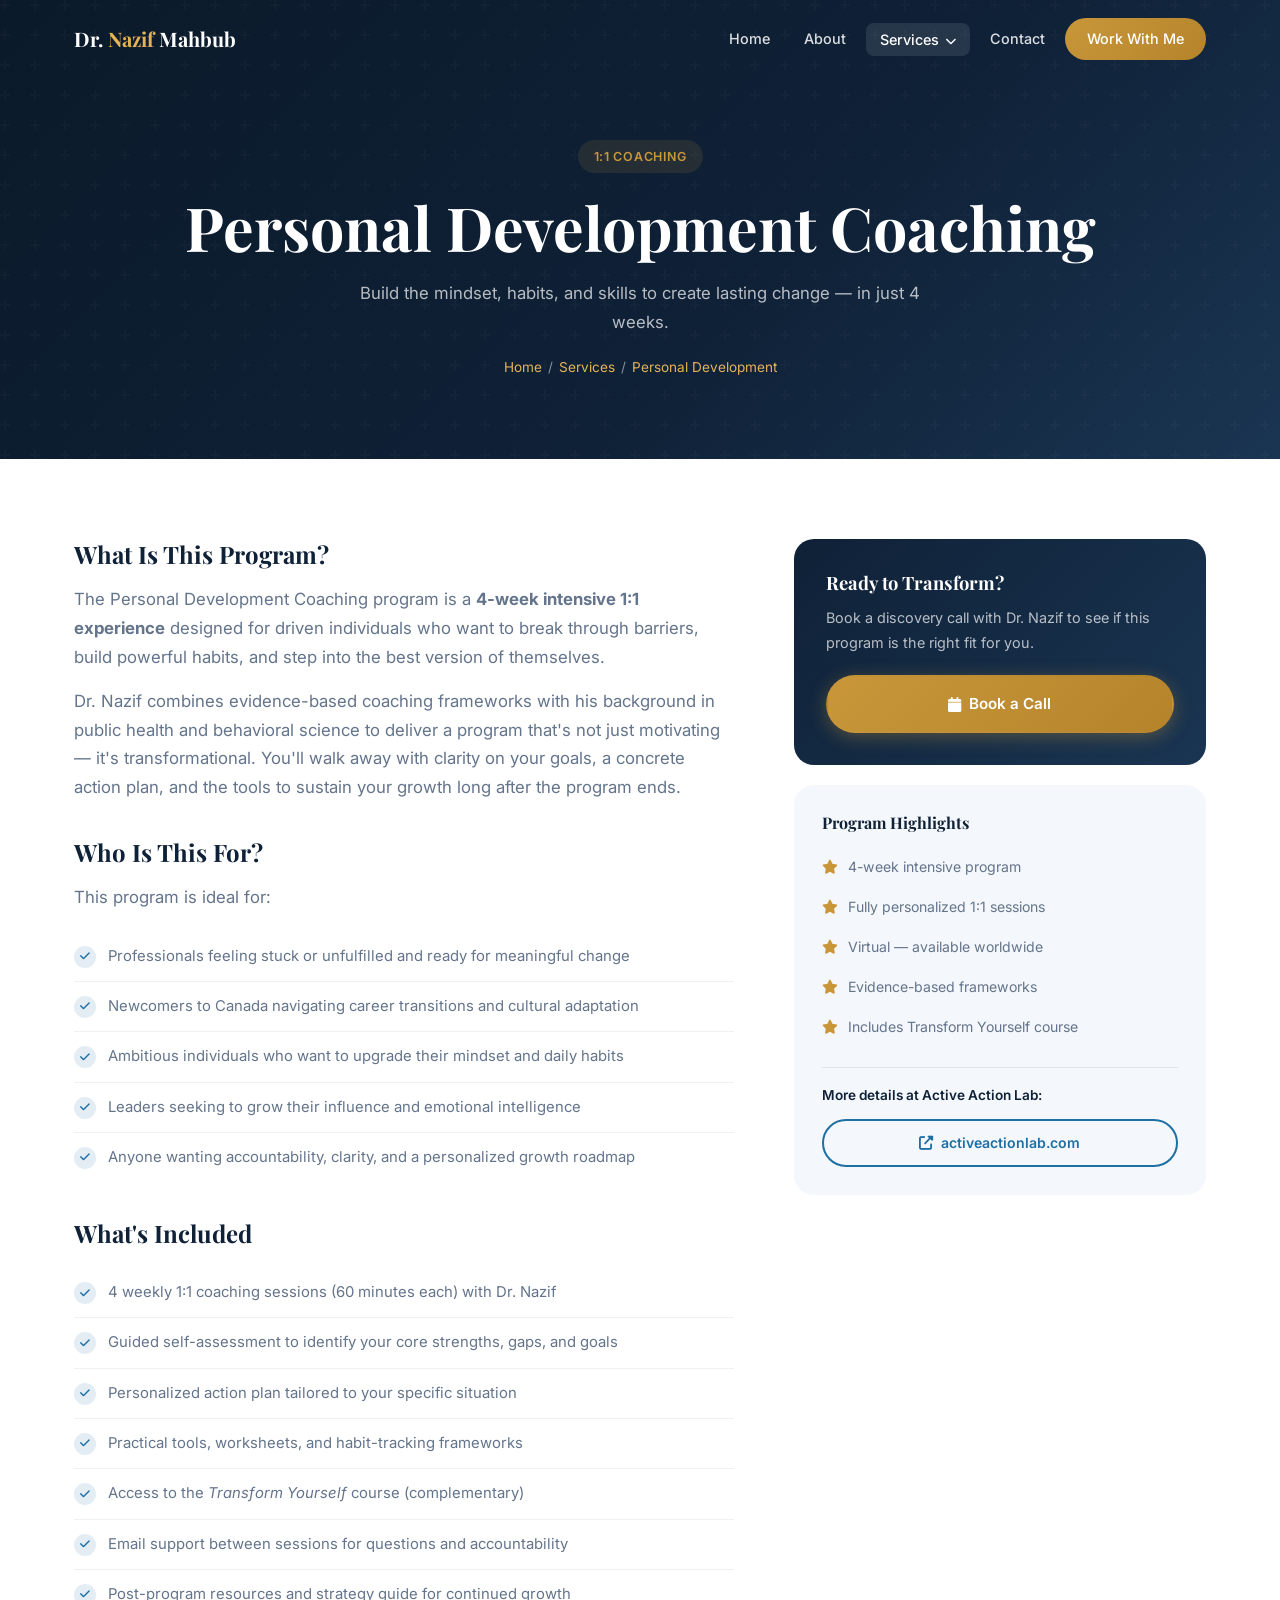
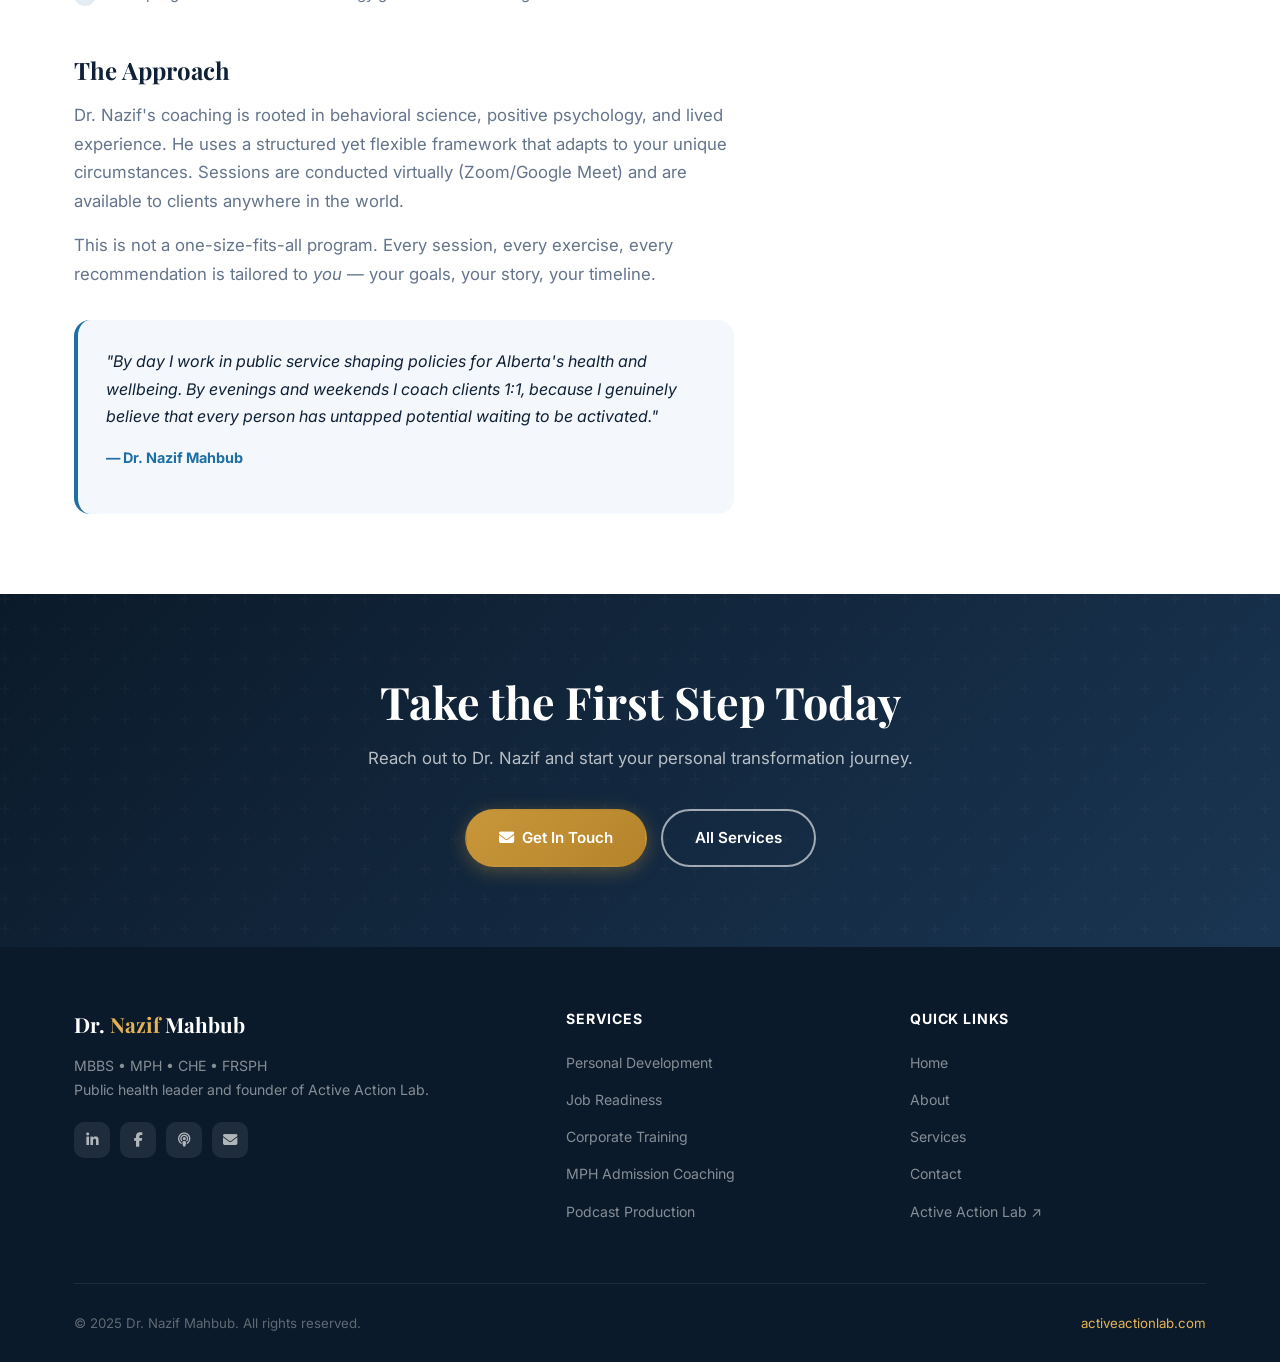
<file: services/personal-development.html>
<!DOCTYPE html>
<html lang="en">
<head>
  <meta charset="UTF-8">
  <meta name="viewport" content="width=device-width, initial-scale=1.0">
  <title>Personal Development Coaching | Dr. Nazif Mahbub</title>
  <meta name="description" content="1:1 personal development coaching with Dr. Nazif Mahbub. A 4-week intensive program to build mindset, habits, and skills for lasting transformation.">
  <link rel="preconnect" href="https://fonts.googleapis.com">
  <link rel="preconnect" href="https://fonts.gstatic.com" crossorigin>
  <link rel="stylesheet" href="../styles.css">
  <link rel="stylesheet" href="https://cdnjs.cloudflare.com/ajax/libs/font-awesome/6.5.0/css/all.min.css">
</head>
<body>

<nav class="navbar scrolled" id="navbar">
  <div class="container navbar-inner">
    <a href="../index.html" class="nav-brand">Dr. <span>Nazif</span> Mahbub</a>
    <div class="nav-links">
      <a href="../index.html">Home</a>
      <a href="../about.html">About</a>
      <div class="nav-dropdown">
        <a href="../services.html" class="active">Services <i class="fa-solid fa-chevron-down" style="font-size:.7rem;margin-left:2px;"></i></a>
        <div class="dropdown-menu">
          <a href="personal-development.html"><span class="d-icon">&#x1F9E0;</span>Personal Development Coaching</a>
          <a href="job-readiness.html"><span class="d-icon">&#x1F4BC;</span>Job Readiness Program</a>
          <a href="corporate-training.html"><span class="d-icon">&#x1F3E2;</span>Corporate Training Workshops</a>
          <a href="mph-coaching.html"><span class="d-icon">&#x1F393;</span>MPH Admission Coaching</a>
          <a href="podcast-production.html"><span class="d-icon">&#x1F399;</span>Podcast Production</a>
        </div>
      </div>
      <a href="../index.html#contact">Contact</a>
      <a href="../index.html#contact" class="btn-cta">Work With Me</a>
    </div>
    <button class="hamburger" id="hamburger" aria-label="Menu"><span></span><span></span><span></span></button>
  </div>
</nav>

<div class="mobile-nav" id="mobileNav">
  <button class="mobile-close" id="mobileClose"><i class="fa-solid fa-xmark"></i></button>
  <a href="../index.html">Home</a>
  <a href="../about.html">About</a>
  <div class="mobile-sep"></div>
  <a href="../services.html">All Services</a>
  <a href="personal-development.html">Personal Development</a>
  <a href="job-readiness.html">Job Readiness</a>
  <a href="corporate-training.html">Corporate Training</a>
  <a href="mph-coaching.html">MPH Coaching</a>
  <a href="podcast-production.html">Podcast Production</a>
  <div class="mobile-sep"></div>
  <a href="../index.html#contact">Contact</a>
</div>

<div class="page-hero">
  <div class="container">
    <div class="badge">1:1 Coaching</div>
    <h1>Personal Development Coaching</h1>
    <p>Build the mindset, habits, and skills to create lasting change &mdash; in just 4 weeks.</p>
    <div class="breadcrumb">
      <a href="../index.html">Home</a><span>/</span>
      <a href="../services.html">Services</a><span>/</span>
      <span style="color:var(--gold2);">Personal Development</span>
    </div>
  </div>
</div>

<section class="service-detail">
  <div class="container">
    <div class="service-detail-grid">
      <div class="service-detail-content fade-up">
        <h2>What Is This Program?</h2>
        <p>
          The Personal Development Coaching program is a <strong>4-week intensive 1:1 experience</strong> designed for driven individuals who want to break through barriers, build powerful habits, and step into the best version of themselves.
        </p>
        <p>
          Dr. Nazif combines evidence-based coaching frameworks with his background in public health and behavioral science to deliver a program that's not just motivating &mdash; it's transformational. You'll walk away with clarity on your goals, a concrete action plan, and the tools to sustain your growth long after the program ends.
        </p>

        <h2>Who Is This For?</h2>
        <p>This program is ideal for:</p>
        <div class="feature-list">
          <div class="feature-item"><div class="feature-check"><i class="fa-solid fa-check"></i></div><span class="feature-text">Professionals feeling stuck or unfulfilled and ready for meaningful change</span></div>
          <div class="feature-item"><div class="feature-check"><i class="fa-solid fa-check"></i></div><span class="feature-text">Newcomers to Canada navigating career transitions and cultural adaptation</span></div>
          <div class="feature-item"><div class="feature-check"><i class="fa-solid fa-check"></i></div><span class="feature-text">Ambitious individuals who want to upgrade their mindset and daily habits</span></div>
          <div class="feature-item"><div class="feature-check"><i class="fa-solid fa-check"></i></div><span class="feature-text">Leaders seeking to grow their influence and emotional intelligence</span></div>
          <div class="feature-item"><div class="feature-check"><i class="fa-solid fa-check"></i></div><span class="feature-text">Anyone wanting accountability, clarity, and a personalized growth roadmap</span></div>
        </div>

        <h2>What's Included</h2>
        <div class="feature-list">
          <div class="feature-item"><div class="feature-check"><i class="fa-solid fa-check"></i></div><span class="feature-text">4 weekly 1:1 coaching sessions (60 minutes each) with Dr. Nazif</span></div>
          <div class="feature-item"><div class="feature-check"><i class="fa-solid fa-check"></i></div><span class="feature-text">Guided self-assessment to identify your core strengths, gaps, and goals</span></div>
          <div class="feature-item"><div class="feature-check"><i class="fa-solid fa-check"></i></div><span class="feature-text">Personalized action plan tailored to your specific situation</span></div>
          <div class="feature-item"><div class="feature-check"><i class="fa-solid fa-check"></i></div><span class="feature-text">Practical tools, worksheets, and habit-tracking frameworks</span></div>
          <div class="feature-item"><div class="feature-check"><i class="fa-solid fa-check"></i></div><span class="feature-text">Access to the <em>Transform Yourself</em> course (complementary)</span></div>
          <div class="feature-item"><div class="feature-check"><i class="fa-solid fa-check"></i></div><span class="feature-text">Email support between sessions for questions and accountability</span></div>
          <div class="feature-item"><div class="feature-check"><i class="fa-solid fa-check"></i></div><span class="feature-text">Post-program resources and strategy guide for continued growth</span></div>
        </div>

        <h2>The Approach</h2>
        <p>
          Dr. Nazif's coaching is rooted in behavioral science, positive psychology, and lived experience. He uses a structured yet flexible framework that adapts to your unique circumstances. Sessions are conducted virtually (Zoom/Google Meet) and are available to clients anywhere in the world.
        </p>
        <p>
          This is not a one-size-fits-all program. Every session, every exercise, every recommendation is tailored to <em>you</em> &mdash; your goals, your story, your timeline.
        </p>

        <div style="margin-top:32px;padding:28px;background:var(--light);border-radius:16px;border-left:4px solid var(--teal);">
          <p style="font-style:italic;color:var(--navy);font-size:1rem;">"By day I work in public service shaping policies for Alberta's health and wellbeing. By evenings and weekends I coach clients 1:1, because I genuinely believe that every person has untapped potential waiting to be activated."</p>
          <p style="font-weight:700;color:var(--teal);margin-top:10px;font-size:.9rem;">&#8212; Dr. Nazif Mahbub</p>
        </div>
      </div>

      <div class="service-sidebar">
        <div class="sidebar-card fade-up">
          <h3>Ready to Transform?</h3>
          <p>Book a discovery call with Dr. Nazif to see if this program is the right fit for you.</p>
          <a href="../index.html#contact" class="btn btn-gold"><i class="fa-solid fa-calendar"></i> Book a Call</a>
        </div>
        <div class="sidebar-highlight fade-up">
          <h4>Program Highlights</h4>
          <div class="highlight-item"><i class="fa-solid fa-star"></i> 4-week intensive program</div>
          <div class="highlight-item"><i class="fa-solid fa-star"></i> Fully personalized 1:1 sessions</div>
          <div class="highlight-item"><i class="fa-solid fa-star"></i> Virtual &mdash; available worldwide</div>
          <div class="highlight-item"><i class="fa-solid fa-star"></i> Evidence-based frameworks</div>
          <div class="highlight-item"><i class="fa-solid fa-star"></i> Includes Transform Yourself course</div>
          <div style="margin-top:20px;padding-top:16px;border-top:1px solid rgba(0,0,0,.08);">
            <p style="font-size:.85rem;margin-bottom:12px;color:var(--navy);font-weight:600;">More details at Active Action Lab:</p>
            <a href="https://activeactionlab.com" target="_blank" rel="noopener" class="btn btn-outline" style="width:100%;justify-content:center;font-size:.88rem;padding:10px 20px;">
              <i class="fa-solid fa-external-link-alt"></i> activeactionlab.com
            </a>
          </div>
        </div>
      </div>
    </div>
  </div>
</section>

<section class="cta-strip">
  <div class="container">
    <h2>Take the First Step Today</h2>
    <p>Reach out to Dr. Nazif and start your personal transformation journey.</p>
    <div class="cta-btn-row">
      <a href="../index.html#contact" class="btn btn-gold"><i class="fa-solid fa-envelope"></i> Get In Touch</a>
      <a href="../services.html" class="btn btn-outline-white">All Services</a>
    </div>
  </div>
</section>

<footer>
  <div class="container">
    <div class="footer-grid">
      <div>
        <div class="footer-brand-name">Dr. <span>Nazif</span> Mahbub</div>
        <p class="footer-desc">MBBS &bull; MPH &bull; CHE &bull; FRSPH<br>Public health leader and founder of Active Action Lab.</p>
        <div class="footer-social">
          <a href="https://linkedin.com/in/nazifmahbub" target="_blank" rel="noopener"><i class="fa-brands fa-linkedin-in"></i></a>
          <a href="https://facebook.com/Dr.Nazif" target="_blank" rel="noopener"><i class="fa-brands fa-facebook-f"></i></a>
          <a href="https://activeactionlab.com/podcast/active-action-podcast" target="_blank" rel="noopener"><i class="fa-solid fa-podcast"></i></a>
          <a href="mailto:dr.nazif.mahbub@gmail.com"><i class="fa-solid fa-envelope"></i></a>
        </div>
      </div>
      <div>
        <div class="footer-col-title">Services</div>
        <ul class="footer-links">
          <li><a href="personal-development.html">Personal Development</a></li>
          <li><a href="job-readiness.html">Job Readiness</a></li>
          <li><a href="corporate-training.html">Corporate Training</a></li>
          <li><a href="mph-coaching.html">MPH Admission Coaching</a></li>
          <li><a href="podcast-production.html">Podcast Production</a></li>
        </ul>
      </div>
      <div>
        <div class="footer-col-title">Quick Links</div>
        <ul class="footer-links">
          <li><a href="../index.html">Home</a></li>
          <li><a href="../about.html">About</a></li>
          <li><a href="../services.html">Services</a></li>
          <li><a href="../index.html#contact">Contact</a></li>
          <li><a href="https://activeactionlab.com" target="_blank" rel="noopener">Active Action Lab &#8599;</a></li>
        </ul>
      </div>
    </div>
    <div class="footer-bottom">
      <div>&copy; 2025 Dr. Nazif Mahbub. All rights reserved.</div>
      <div><a href="https://activeactionlab.com" target="_blank" rel="noopener">activeactionlab.com</a></div>
    </div>
  </div>
</footer>

<script src="../script.js"></script>
</body>
</html>
</file>
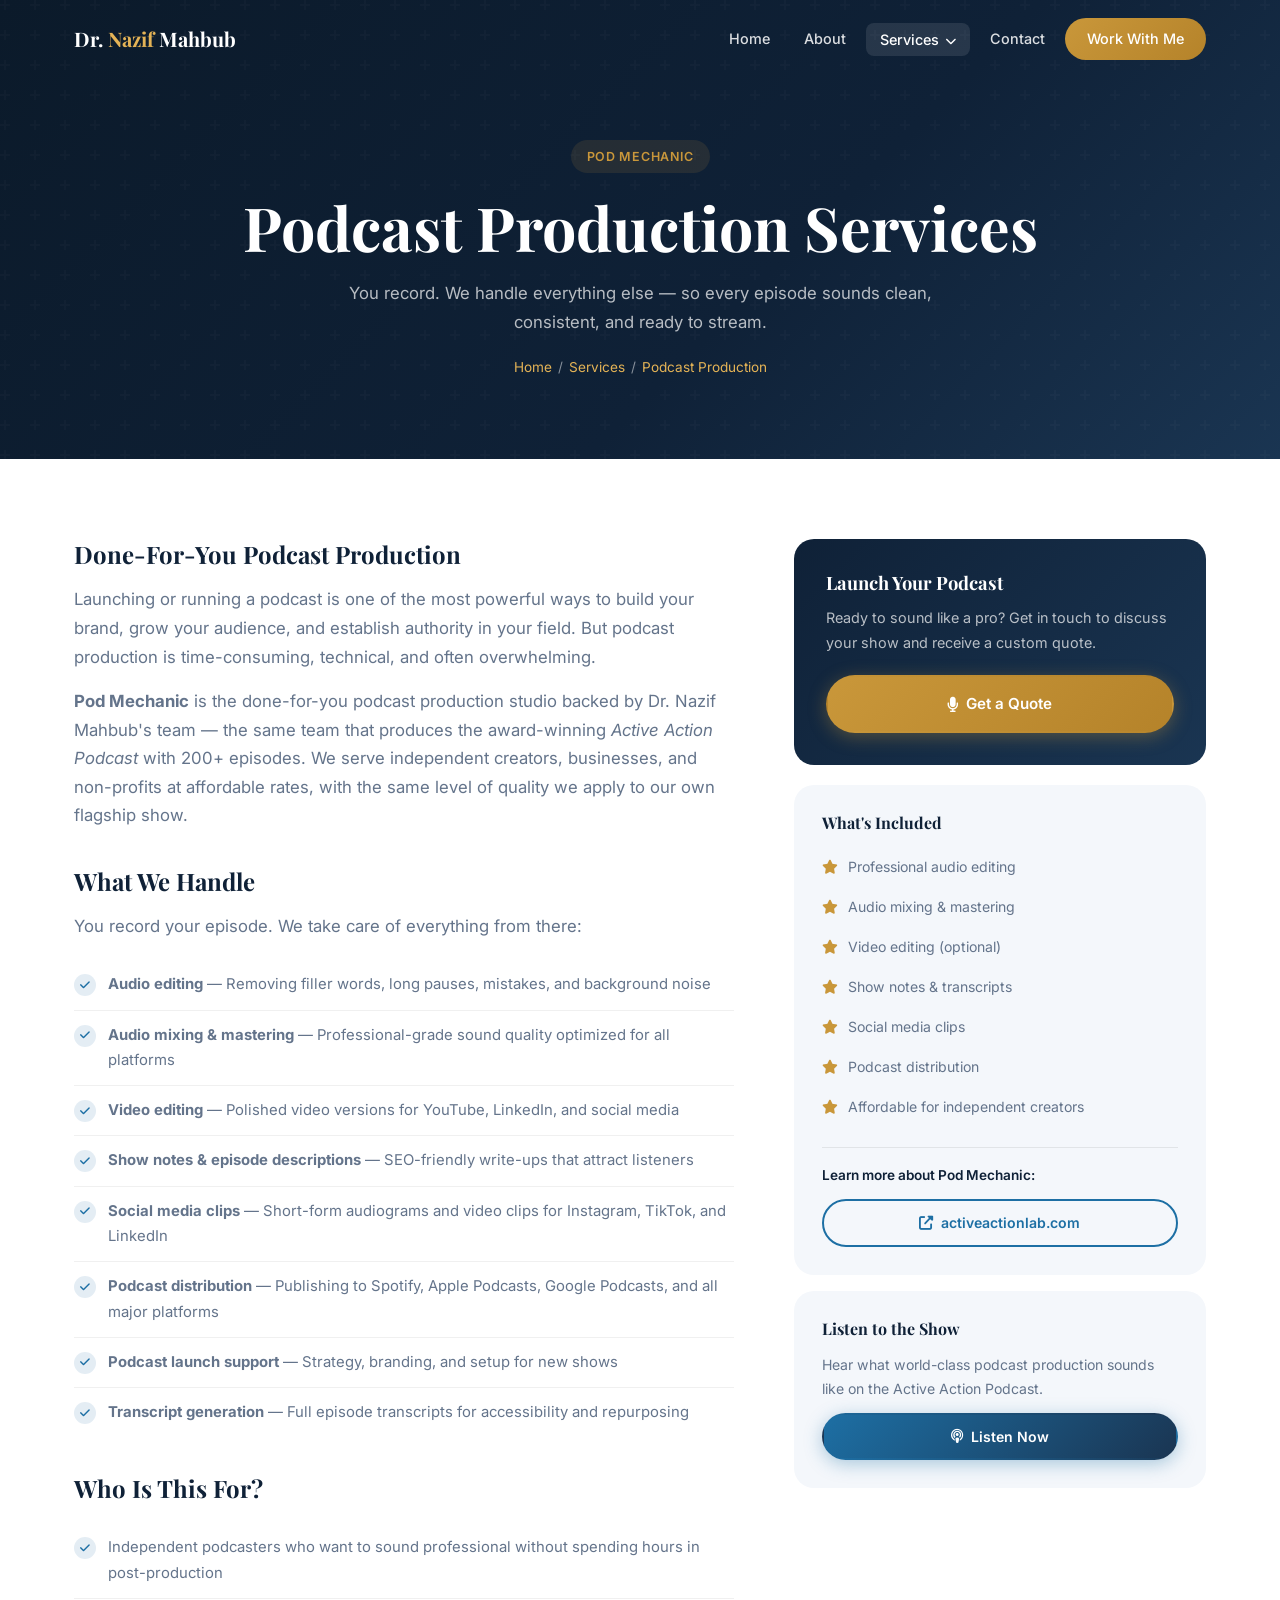
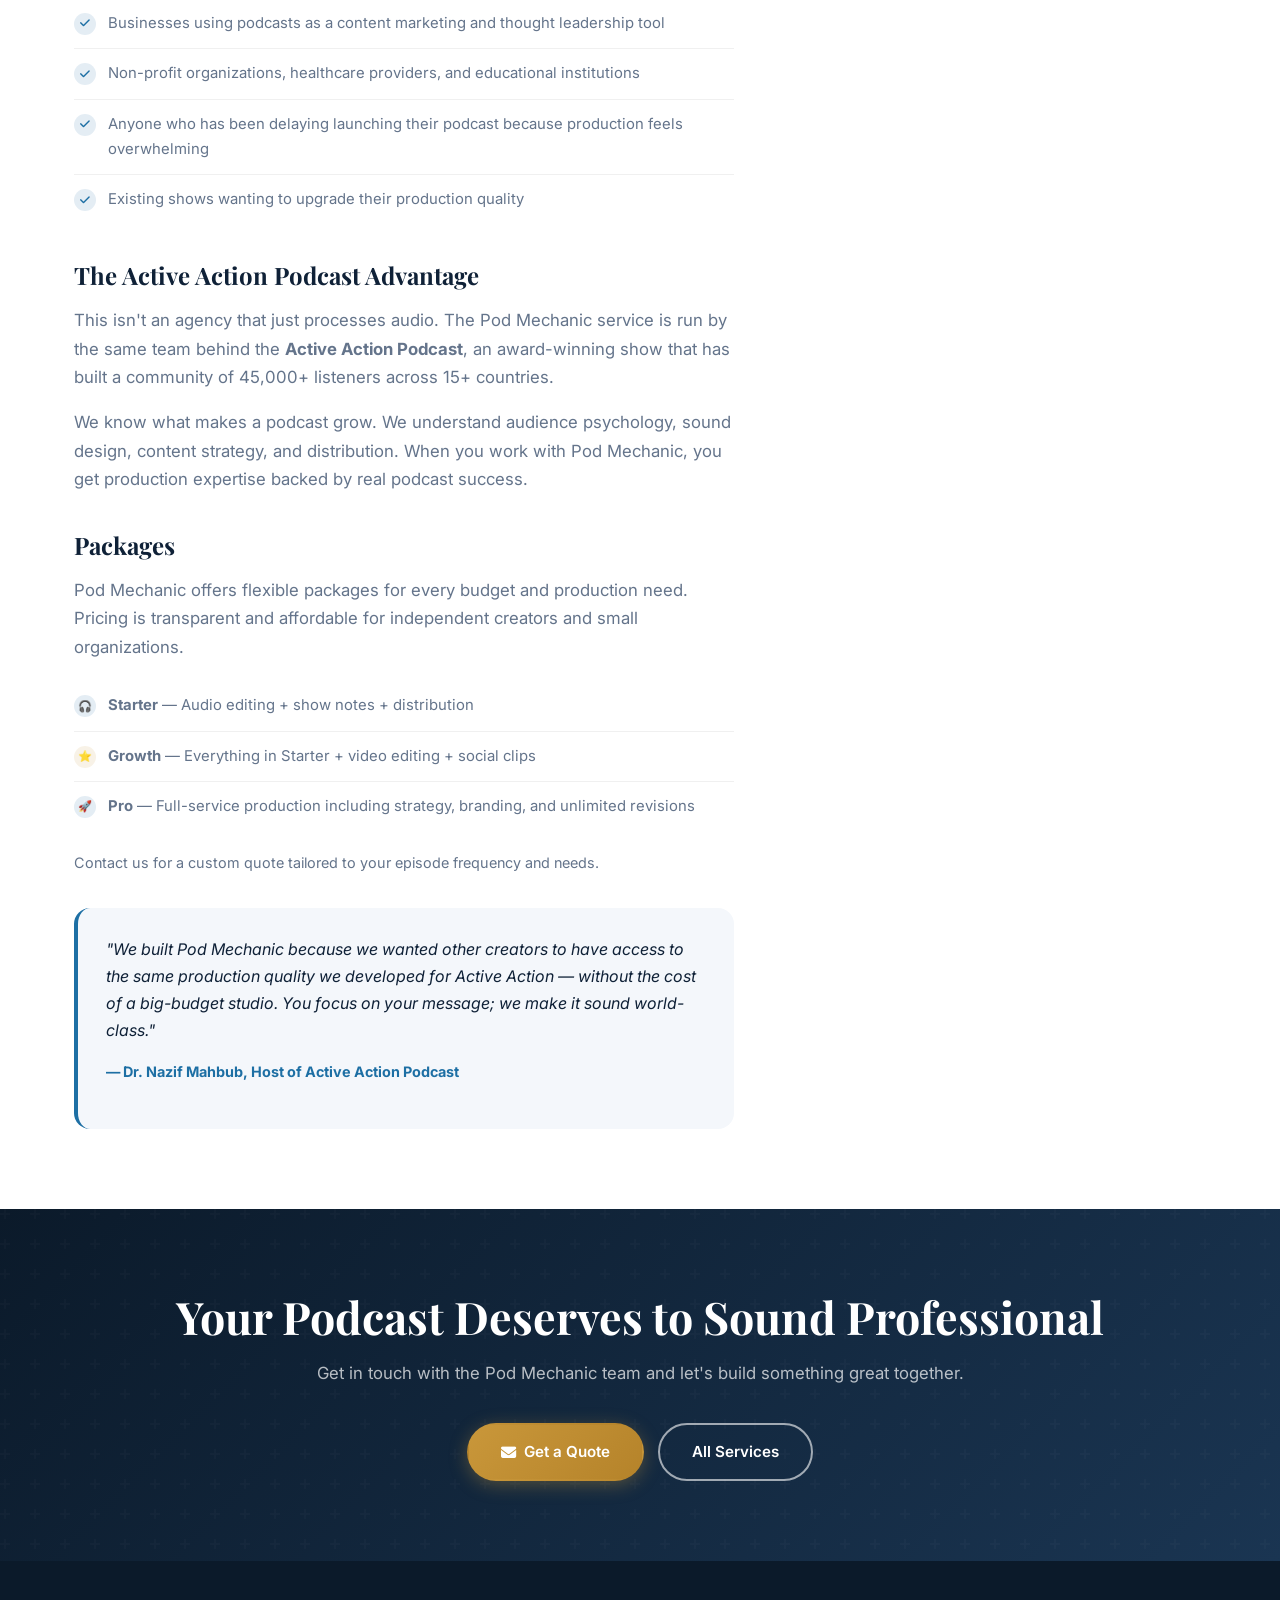
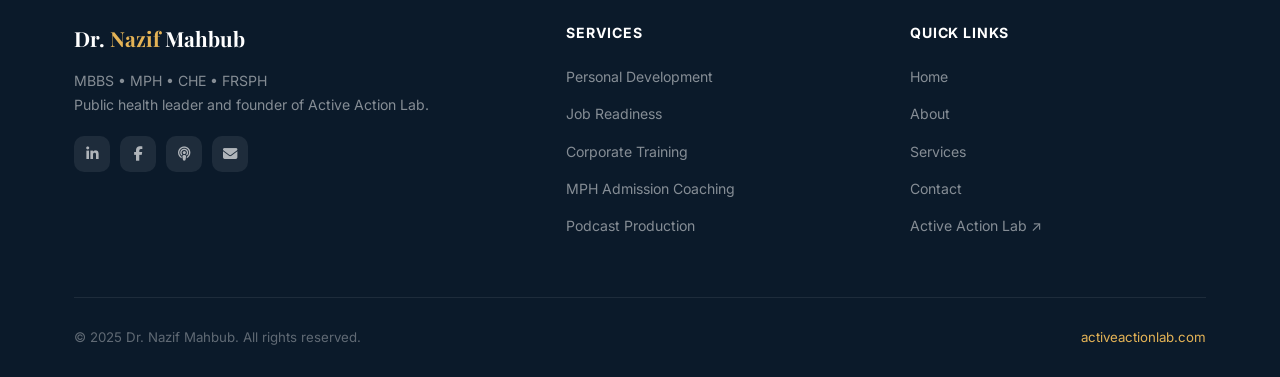
<file: services/podcast-production.html>
<!DOCTYPE html>
<html lang="en">
<head>
  <meta charset="UTF-8">
  <meta name="viewport" content="width=device-width, initial-scale=1.0">
  <title>Podcast Production Services | Dr. Nazif Mahbub · Pod Mechanic</title>
  <meta name="description" content="Done-for-you podcast production by Pod Mechanic. You record, we handle editing, mixing, video, show notes, social clips, and distribution at affordable rates.">
  <link rel="preconnect" href="https://fonts.googleapis.com">
  <link rel="preconnect" href="https://fonts.gstatic.com" crossorigin>
  <link rel="stylesheet" href="../styles.css">
  <link rel="stylesheet" href="https://cdnjs.cloudflare.com/ajax/libs/font-awesome/6.5.0/css/all.min.css">
</head>
<body>

<nav class="navbar scrolled" id="navbar">
  <div class="container navbar-inner">
    <a href="../index.html" class="nav-brand">Dr. <span>Nazif</span> Mahbub</a>
    <div class="nav-links">
      <a href="../index.html">Home</a>
      <a href="../about.html">About</a>
      <div class="nav-dropdown">
        <a href="../services.html" class="active">Services <i class="fa-solid fa-chevron-down" style="font-size:.7rem;margin-left:2px;"></i></a>
        <div class="dropdown-menu">
          <a href="personal-development.html"><span class="d-icon">&#x1F9E0;</span>Personal Development Coaching</a>
          <a href="job-readiness.html"><span class="d-icon">&#x1F4BC;</span>Job Readiness Program</a>
          <a href="corporate-training.html"><span class="d-icon">&#x1F3E2;</span>Corporate Training Workshops</a>
          <a href="mph-coaching.html"><span class="d-icon">&#x1F393;</span>MPH Admission Coaching</a>
          <a href="podcast-production.html"><span class="d-icon">&#x1F399;</span>Podcast Production</a>
        </div>
      </div>
      <a href="../index.html#contact">Contact</a>
      <a href="../index.html#contact" class="btn-cta">Work With Me</a>
    </div>
    <button class="hamburger" id="hamburger" aria-label="Menu"><span></span><span></span><span></span></button>
  </div>
</nav>

<div class="mobile-nav" id="mobileNav">
  <button class="mobile-close" id="mobileClose"><i class="fa-solid fa-xmark"></i></button>
  <a href="../index.html">Home</a>
  <a href="../about.html">About</a>
  <div class="mobile-sep"></div>
  <a href="../services.html">All Services</a>
  <a href="personal-development.html">Personal Development</a>
  <a href="job-readiness.html">Job Readiness</a>
  <a href="corporate-training.html">Corporate Training</a>
  <a href="mph-coaching.html">MPH Coaching</a>
  <a href="podcast-production.html">Podcast Production</a>
  <div class="mobile-sep"></div>
  <a href="../index.html#contact">Contact</a>
</div>

<div class="page-hero">
  <div class="container">
    <div class="badge">Pod Mechanic</div>
    <h1>Podcast Production Services</h1>
    <p>You record. We handle everything else &mdash; so every episode sounds clean, consistent, and ready to stream.</p>
    <div class="breadcrumb">
      <a href="../index.html">Home</a><span>/</span>
      <a href="../services.html">Services</a><span>/</span>
      <span style="color:var(--gold2);">Podcast Production</span>
    </div>
  </div>
</div>

<section class="service-detail">
  <div class="container">
    <div class="service-detail-grid">
      <div class="service-detail-content fade-up">
        <h2>Done-For-You Podcast Production</h2>
        <p>
          Launching or running a podcast is one of the most powerful ways to build your brand, grow your audience, and establish authority in your field. But podcast production is time-consuming, technical, and often overwhelming.
        </p>
        <p>
          <strong>Pod Mechanic</strong> is the done-for-you podcast production studio backed by Dr. Nazif Mahbub's team &mdash; the same team that produces the award-winning <em>Active Action Podcast</em> with 200+ episodes. We serve independent creators, businesses, and non-profits at affordable rates, with the same level of quality we apply to our own flagship show.
        </p>

        <h2>What We Handle</h2>
        <p>You record your episode. We take care of everything from there:</p>
        <div class="feature-list">
          <div class="feature-item"><div class="feature-check"><i class="fa-solid fa-check"></i></div><span class="feature-text"><strong>Audio editing</strong> &mdash; Removing filler words, long pauses, mistakes, and background noise</span></div>
          <div class="feature-item"><div class="feature-check"><i class="fa-solid fa-check"></i></div><span class="feature-text"><strong>Audio mixing &amp; mastering</strong> &mdash; Professional-grade sound quality optimized for all platforms</span></div>
          <div class="feature-item"><div class="feature-check"><i class="fa-solid fa-check"></i></div><span class="feature-text"><strong>Video editing</strong> &mdash; Polished video versions for YouTube, LinkedIn, and social media</span></div>
          <div class="feature-item"><div class="feature-check"><i class="fa-solid fa-check"></i></div><span class="feature-text"><strong>Show notes &amp; episode descriptions</strong> &mdash; SEO-friendly write-ups that attract listeners</span></div>
          <div class="feature-item"><div class="feature-check"><i class="fa-solid fa-check"></i></div><span class="feature-text"><strong>Social media clips</strong> &mdash; Short-form audiograms and video clips for Instagram, TikTok, and LinkedIn</span></div>
          <div class="feature-item"><div class="feature-check"><i class="fa-solid fa-check"></i></div><span class="feature-text"><strong>Podcast distribution</strong> &mdash; Publishing to Spotify, Apple Podcasts, Google Podcasts, and all major platforms</span></div>
          <div class="feature-item"><div class="feature-check"><i class="fa-solid fa-check"></i></div><span class="feature-text"><strong>Podcast launch support</strong> &mdash; Strategy, branding, and setup for new shows</span></div>
          <div class="feature-item"><div class="feature-check"><i class="fa-solid fa-check"></i></div><span class="feature-text"><strong>Transcript generation</strong> &mdash; Full episode transcripts for accessibility and repurposing</span></div>
        </div>

        <h2>Who Is This For?</h2>
        <div class="feature-list">
          <div class="feature-item"><div class="feature-check"><i class="fa-solid fa-check"></i></div><span class="feature-text">Independent podcasters who want to sound professional without spending hours in post-production</span></div>
          <div class="feature-item"><div class="feature-check"><i class="fa-solid fa-check"></i></div><span class="feature-text">Businesses using podcasts as a content marketing and thought leadership tool</span></div>
          <div class="feature-item"><div class="feature-check"><i class="fa-solid fa-check"></i></div><span class="feature-text">Non-profit organizations, healthcare providers, and educational institutions</span></div>
          <div class="feature-item"><div class="feature-check"><i class="fa-solid fa-check"></i></div><span class="feature-text">Anyone who has been delaying launching their podcast because production feels overwhelming</span></div>
          <div class="feature-item"><div class="feature-check"><i class="fa-solid fa-check"></i></div><span class="feature-text">Existing shows wanting to upgrade their production quality</span></div>
        </div>

        <h2>The Active Action Podcast Advantage</h2>
        <p>
          This isn't an agency that just processes audio. The Pod Mechanic service is run by the same team behind the <strong>Active Action Podcast</strong>, an award-winning show that has built a community of 45,000+ listeners across 15+ countries.
        </p>
        <p>
          We know what makes a podcast grow. We understand audience psychology, sound design, content strategy, and distribution. When you work with Pod Mechanic, you get production expertise backed by real podcast success.
        </p>

        <h2>Packages</h2>
        <p>Pod Mechanic offers flexible packages for every budget and production need. Pricing is transparent and affordable for independent creators and small organizations.</p>
        <div class="feature-list">
          <div class="feature-item"><div class="feature-check" style="background:rgba(29,111,164,.12);color:var(--teal);">&#x1F3A7;</div><span class="feature-text"><strong>Starter</strong> &mdash; Audio editing + show notes + distribution</span></div>
          <div class="feature-item"><div class="feature-check" style="background:rgba(201,151,58,.12);color:var(--gold);">&#x2B50;</div><span class="feature-text"><strong>Growth</strong> &mdash; Everything in Starter + video editing + social clips</span></div>
          <div class="feature-item"><div class="feature-check" style="background:rgba(29,111,164,.12);color:var(--teal);">&#x1F680;</div><span class="feature-text"><strong>Pro</strong> &mdash; Full-service production including strategy, branding, and unlimited revisions</span></div>
        </div>
        <p style="margin-top:12px;font-size:.9rem;">Contact us for a custom quote tailored to your episode frequency and needs.</p>

        <div style="margin-top:32px;padding:28px;background:var(--light);border-radius:16px;border-left:4px solid var(--teal);">
          <p style="font-style:italic;color:var(--navy);font-size:1rem;">"We built Pod Mechanic because we wanted other creators to have access to the same production quality we developed for Active Action &mdash; without the cost of a big-budget studio. You focus on your message; we make it sound world-class."</p>
          <p style="font-weight:700;color:var(--teal);margin-top:10px;font-size:.9rem;">&#8212; Dr. Nazif Mahbub, Host of Active Action Podcast</p>
        </div>
      </div>

      <div class="service-sidebar">
        <div class="sidebar-card fade-up">
          <h3>Launch Your Podcast</h3>
          <p>Ready to sound like a pro? Get in touch to discuss your show and receive a custom quote.</p>
          <a href="../index.html#contact" class="btn btn-gold"><i class="fa-solid fa-microphone"></i> Get a Quote</a>
        </div>
        <div class="sidebar-highlight fade-up">
          <h4>What's Included</h4>
          <div class="highlight-item"><i class="fa-solid fa-star"></i> Professional audio editing</div>
          <div class="highlight-item"><i class="fa-solid fa-star"></i> Audio mixing &amp; mastering</div>
          <div class="highlight-item"><i class="fa-solid fa-star"></i> Video editing (optional)</div>
          <div class="highlight-item"><i class="fa-solid fa-star"></i> Show notes &amp; transcripts</div>
          <div class="highlight-item"><i class="fa-solid fa-star"></i> Social media clips</div>
          <div class="highlight-item"><i class="fa-solid fa-star"></i> Podcast distribution</div>
          <div class="highlight-item"><i class="fa-solid fa-star"></i> Affordable for independent creators</div>
          <div style="margin-top:20px;padding-top:16px;border-top:1px solid rgba(0,0,0,.08);">
            <p style="font-size:.85rem;margin-bottom:12px;color:var(--navy);font-weight:600;">Learn more about Pod Mechanic:</p>
            <a href="https://activeactionlab.com" target="_blank" rel="noopener" class="btn btn-outline" style="width:100%;justify-content:center;font-size:.88rem;padding:10px 20px;">
              <i class="fa-solid fa-external-link-alt"></i> activeactionlab.com
            </a>
          </div>
        </div>
        <div class="sidebar-highlight fade-up" style="margin-top:16px;">
          <h4>Listen to the Show</h4>
          <p style="font-size:.88rem;color:var(--gray);margin-bottom:12px;">Hear what world-class podcast production sounds like on the Active Action Podcast.</p>
          <a href="https://activeactionlab.com/podcast/active-action-podcast" target="_blank" rel="noopener" class="btn btn-primary" style="width:100%;justify-content:center;font-size:.88rem;padding:10px 20px;">
            <i class="fa-solid fa-podcast"></i> Listen Now
          </a>
        </div>
      </div>
    </div>
  </div>
</section>

<section class="cta-strip">
  <div class="container">
    <h2>Your Podcast Deserves to Sound Professional</h2>
    <p>Get in touch with the Pod Mechanic team and let's build something great together.</p>
    <div class="cta-btn-row">
      <a href="../index.html#contact" class="btn btn-gold"><i class="fa-solid fa-envelope"></i> Get a Quote</a>
      <a href="../services.html" class="btn btn-outline-white">All Services</a>
    </div>
  </div>
</section>

<footer>
  <div class="container">
    <div class="footer-grid">
      <div>
        <div class="footer-brand-name">Dr. <span>Nazif</span> Mahbub</div>
        <p class="footer-desc">MBBS &bull; MPH &bull; CHE &bull; FRSPH<br>Public health leader and founder of Active Action Lab.</p>
        <div class="footer-social">
          <a href="https://linkedin.com/in/nazifmahbub" target="_blank" rel="noopener"><i class="fa-brands fa-linkedin-in"></i></a>
          <a href="https://facebook.com/Dr.Nazif" target="_blank" rel="noopener"><i class="fa-brands fa-facebook-f"></i></a>
          <a href="https://activeactionlab.com/podcast/active-action-podcast" target="_blank" rel="noopener"><i class="fa-solid fa-podcast"></i></a>
          <a href="mailto:dr.nazif.mahbub@gmail.com"><i class="fa-solid fa-envelope"></i></a>
        </div>
      </div>
      <div>
        <div class="footer-col-title">Services</div>
        <ul class="footer-links">
          <li><a href="personal-development.html">Personal Development</a></li>
          <li><a href="job-readiness.html">Job Readiness</a></li>
          <li><a href="corporate-training.html">Corporate Training</a></li>
          <li><a href="mph-coaching.html">MPH Admission Coaching</a></li>
          <li><a href="podcast-production.html">Podcast Production</a></li>
        </ul>
      </div>
      <div>
        <div class="footer-col-title">Quick Links</div>
        <ul class="footer-links">
          <li><a href="../index.html">Home</a></li>
          <li><a href="../about.html">About</a></li>
          <li><a href="../services.html">Services</a></li>
          <li><a href="../index.html#contact">Contact</a></li>
          <li><a href="https://activeactionlab.com" target="_blank" rel="noopener">Active Action Lab &#8599;</a></li>
        </ul>
      </div>
    </div>
    <div class="footer-bottom">
      <div>&copy; 2025 Dr. Nazif Mahbub. All rights reserved.</div>
      <div><a href="https://activeactionlab.com" target="_blank" rel="noopener">activeactionlab.com</a></div>
    </div>
  </div>
</footer>

<script src="../script.js"></script>
</body>
</html>
</file>
<file: styles.css>
/* ============================================================
   Dr. Nazif Mahbub — Portfolio CSS
   ============================================================ */

@import url('https://fonts.googleapis.com/css2?family=Playfair+Display:wght@400;600;700&family=Inter:wght@300;400;500;600;700&display=swap');

:root {
  --navy:    #0f2137;
  --navy2:   #1a3552;
  --teal:    #1d6fa4;
  --teal2:   #2589c7;
  --gold:    #c9973a;
  --gold2:   #e4b356;
  --light:   #f4f7fb;
  --white:   #ffffff;
  --gray:    #64748b;
  --gray2:   #94a3b8;
  --dark:    #0b1a2a;
  --radius:  12px;
  --shadow:  0 4px 24px rgba(15,33,55,.12);
  --shadow2: 0 8px 40px rgba(15,33,55,.18);
  --trans:   all .3s ease;
}

*, *::before, *::after { box-sizing: border-box; margin: 0; padding: 0; }
html { scroll-behavior: smooth; font-size: 16px; }
body { font-family: 'Inter', sans-serif; color: var(--navy); background: var(--white); line-height: 1.7; overflow-x: hidden; }
img { max-width: 100%; display: block; }
a { text-decoration: none; color: inherit; }
ul { list-style: none; }

h1,h2,h3,h4,h5 { font-family: 'Playfair Display', serif; line-height: 1.25; }
h1 { font-size: clamp(2.2rem, 5vw, 3.8rem); }
h2 { font-size: clamp(1.8rem, 3.5vw, 2.8rem); }
h3 { font-size: clamp(1.2rem, 2vw, 1.6rem); }
p  { font-size: 1.05rem; color: var(--gray); }

.container { max-width: 1180px; margin: 0 auto; padding: 0 24px; }
.section    { padding: 90px 0; }
.section-sm { padding: 60px 0; }

.badge {
  display: inline-block; padding: 6px 16px; border-radius: 50px;
  font-size: .78rem; font-weight: 600; letter-spacing: .06em; text-transform: uppercase;
  background: rgba(201,151,58,.12); color: var(--gold); margin-bottom: 16px;
}
.section-label { text-align: center; margin-bottom: 56px; }
.section-label h2 { margin-bottom: 14px; }
.section-label p  { max-width: 580px; margin: 0 auto; }

.btn {
  display: inline-flex; align-items: center; gap: 8px;
  padding: 14px 32px; border-radius: 50px; font-weight: 600; font-size: .95rem;
  cursor: pointer; transition: var(--trans); border: 2px solid transparent; font-family: 'Inter', sans-serif;
}
.btn-primary {
  background: linear-gradient(135deg, var(--teal), var(--navy2));
  color: var(--white); box-shadow: 0 4px 18px rgba(29,111,164,.35);
}
.btn-primary:hover { transform: translateY(-2px); box-shadow: 0 8px 28px rgba(29,111,164,.45); }
.btn-gold {
  background: linear-gradient(135deg, var(--gold), #b5832a);
  color: var(--white); box-shadow: 0 4px 18px rgba(201,151,58,.35);
}
.btn-gold:hover { transform: translateY(-2px); box-shadow: 0 8px 28px rgba(201,151,58,.45); }
.btn-outline { border-color: var(--teal); color: var(--teal); background: transparent; }
.btn-outline:hover { background: var(--teal); color: var(--white); }
.btn-outline-white { border-color: rgba(255,255,255,.6); color: var(--white); background: transparent; }
.btn-outline-white:hover { background: rgba(255,255,255,.15); }

/* ---- Navbar ---- */
.navbar { position: fixed; top: 0; left: 0; right: 0; z-index: 1000; padding: 18px 0; transition: var(--trans); }
.navbar.scrolled {
  background: rgba(11,26,42,.97); backdrop-filter: blur(12px);
  padding: 12px 0; box-shadow: 0 2px 20px rgba(0,0,0,.3);
}
.navbar-inner { display: flex; align-items: center; justify-content: space-between; }
.nav-brand { font-family: 'Playfair Display', serif; font-size: 1.25rem; font-weight: 700; color: var(--white); }
.nav-brand span { color: var(--gold2); }
.nav-links { display: flex; align-items: center; gap: 6px; }
.nav-links a { color: rgba(255,255,255,.85); font-size: .9rem; font-weight: 500; padding: 8px 14px; border-radius: 8px; transition: var(--trans); }
.nav-links a:hover, .nav-links a.active { color: var(--white); background: rgba(255,255,255,.1); }
.nav-links .btn-cta { background: linear-gradient(135deg, var(--gold), #b5832a); color: var(--white); padding: 9px 22px; border-radius: 50px; }
.nav-links .btn-cta:hover { transform: translateY(-1px); box-shadow: 0 4px 16px rgba(201,151,58,.4); background: linear-gradient(135deg, var(--gold2), var(--gold)); }

.nav-dropdown { position: relative; }
.dropdown-menu {
  position: absolute; top: calc(100% + 12px); left: 50%; transform: translateX(-50%);
  background: var(--white); border-radius: var(--radius); box-shadow: var(--shadow2);
  min-width: 270px; padding: 10px; opacity: 0; visibility: hidden; transition: var(--trans);
  border: 1px solid rgba(0,0,0,.06);
}
.nav-dropdown:hover .dropdown-menu, .nav-dropdown:focus-within .dropdown-menu { opacity: 1; visibility: visible; }
.dropdown-menu a { display: flex; align-items: center; gap: 10px; padding: 11px 14px; border-radius: 8px; color: var(--navy); font-size: .9rem; font-weight: 500; transition: var(--trans); }
.dropdown-menu a:hover { background: var(--light); color: var(--teal); }
.d-icon { width: 32px; height: 32px; display: flex; align-items: center; justify-content: center; background: var(--light); border-radius: 8px; font-size: .9rem; color: var(--teal); flex-shrink: 0; }

.hamburger { display: none; flex-direction: column; gap: 5px; cursor: pointer; padding: 4px; background: none; border: none; }
.hamburger span { display: block; width: 24px; height: 2px; background: var(--white); border-radius: 2px; transition: var(--trans); }
.hamburger.open span:nth-child(1) { transform: rotate(45deg) translate(5px,5px); }
.hamburger.open span:nth-child(2) { opacity: 0; }
.hamburger.open span:nth-child(3) { transform: rotate(-45deg) translate(5px,-5px); }

/* ---- Hero ---- */
.hero {
  min-height: 100vh;
  background: linear-gradient(135deg, var(--dark) 0%, var(--navy) 50%, var(--navy2) 100%);
  position: relative; display: flex; align-items: center; overflow: hidden;
}
.hero::before {
  content: ''; position: absolute; inset: 0;
  background: url("data:image/svg+xml,%3Csvg width='60' height='60' viewBox='0 0 60 60' xmlns='http://www.w3.org/2000/svg'%3E%3Cg fill='none'%3E%3Cg fill='%23ffffff' fill-opacity='0.02'%3E%3Cpath d='M36 34v-4h-2v4h-4v2h4v4h2v-4h4v-2h-4zm0-30V0h-2v4h-4v2h4v4h2V6h4V4h-4zM6 34v-4H4v4H0v2h4v4h2v-4h4v-2H6zM6 4V0H4v4H0v2h4v4h2V6h4V4H6z'/%3E%3C/g%3E%3C/g%3E%3C/svg%3E");
}
.hero-glow  { position: absolute; width: 600px; height: 600px; border-radius: 50%; background: radial-gradient(circle, rgba(29,111,164,.25) 0%, transparent 70%); top: -100px; right: -100px; pointer-events: none; }
.hero-glow2 { position: absolute; width: 400px; height: 400px; border-radius: 50%; background: radial-gradient(circle, rgba(201,151,58,.15) 0%, transparent 70%); bottom: 0; left: -50px; pointer-events: none; }
.hero-content { position: relative; z-index: 2; display: grid; grid-template-columns: 1fr 1fr; align-items: center; gap: 60px; padding: 120px 0 80px; }
.hero-text { color: var(--white); }
.hero-eyebrow { display: flex; align-items: center; gap: 12px; margin-bottom: 20px; font-size: .85rem; font-weight: 600; letter-spacing: .1em; text-transform: uppercase; color: var(--gold2); }
.hero-eyebrow::before { content: ''; width: 40px; height: 2px; background: var(--gold2); }
.hero-title { color: var(--white); margin-bottom: 10px; }
.hero-title span { color: var(--gold2); }
.hero-credentials { display: flex; flex-wrap: wrap; gap: 8px; margin: 16px 0 24px; }
.cred-tag { padding: 5px 14px; border: 1px solid rgba(201,151,58,.4); border-radius: 50px; font-size: .78rem; font-weight: 600; color: var(--gold2); background: rgba(201,151,58,.08); }
.hero-desc { color: rgba(255,255,255,.78); font-size: 1.08rem; margin-bottom: 36px; max-width: 500px; }
.hero-actions { display: flex; gap: 14px; flex-wrap: wrap; }
.hero-stats { display: flex; gap: 36px; margin-top: 48px; padding-top: 36px; border-top: 1px solid rgba(255,255,255,.1); }
.hero-stat-num { font-family: 'Playfair Display', serif; font-size: 2rem; font-weight: 700; color: var(--white); line-height: 1; }
.hero-stat-num span { color: var(--gold2); }
.hero-stat-label { font-size: .78rem; color: rgba(255,255,255,.5); margin-top: 4px; text-transform: uppercase; letter-spacing: .06em; }
.hero-image-wrap { position: relative; display: flex; justify-content: center; }
.hero-img-ring  { position: absolute; width: 420px; height: 420px; border-radius: 50%; border: 2px solid rgba(201,151,58,.25); top: 50%; left: 50%; transform: translate(-50%,-50%); animation: spinSlow 20s linear infinite; }
.hero-img-ring2 { position: absolute; width: 480px; height: 480px; border-radius: 50%; border: 1px solid rgba(255,255,255,.07); top: 50%; left: 50%; transform: translate(-50%,-50%); animation: spinSlow 30s linear infinite reverse; }
@keyframes spinSlow { to { transform: translate(-50%,-50%) rotate(360deg); } }
.hero-img-container {
  position: relative; width: 360px; height: 420px; border-radius: 200px;
  overflow: hidden; border: 4px solid rgba(201,151,58,.5);
  box-shadow: 0 0 60px rgba(29,111,164,.4), 0 20px 60px rgba(0,0,0,.5);
}
.hero-img-container img { width: 100%; height: 100%; object-fit: cover; object-position: center top; }
.hero-badge-float { position: absolute; background: var(--white); border-radius: 14px; padding: 12px 16px; box-shadow: var(--shadow2); display: flex; align-items: center; gap: 10px; }
.hero-badge-float.badge-1 { bottom: 30px; left: -30px; }
.hero-badge-float.badge-2 { top: 60px; right: -30px; }
.badge-icon { width: 38px; height: 38px; border-radius: 10px; display: flex; align-items: center; justify-content: center; font-size: 1.1rem; }
.badge-icon.gold { background: rgba(201,151,58,.15); color: var(--gold); }
.badge-icon.teal { background: rgba(29,111,164,.12); color: var(--teal); }
.badge-text-main { font-size: .82rem; font-weight: 700; color: var(--navy); line-height: 1.2; }
.badge-text-sub  { font-size: .72rem; color: var(--gray2); }

/* ---- About ---- */
.about-preview { background: var(--light); }
.about-grid { display: grid; grid-template-columns: 1fr 1fr; gap: 80px; align-items: center; }
.about-img-wrap { position: relative; }
.about-img-box { border-radius: 20px; overflow: hidden; box-shadow: var(--shadow2); aspect-ratio: 3/4; }
.about-img-box img { width: 100%; height: 100%; object-fit: cover; object-position: center top; }
.about-accent-box { position: absolute; bottom: -24px; right: -24px; background: linear-gradient(135deg, var(--teal), var(--navy)); color: var(--white); border-radius: 16px; padding: 24px; text-align: center; box-shadow: var(--shadow2); min-width: 150px; }
.accent-num { font-family: 'Playfair Display', serif; font-size: 2.4rem; font-weight: 700; line-height: 1; }
.accent-label { font-size: .78rem; opacity: .8; margin-top: 6px; }
.about-text h2 { margin-bottom: 20px; }
.about-text p { margin-bottom: 16px; }
.cred-list { margin: 24px 0; }
.cred-item { display: flex; align-items: flex-start; gap: 14px; padding: 14px 0; border-bottom: 1px solid rgba(0,0,0,.06); }
.cred-item:last-child { border-bottom: none; }
.cred-ico { width: 42px; height: 42px; border-radius: 10px; background: rgba(29,111,164,.1); color: var(--teal); display: flex; align-items: center; justify-content: center; font-size: 1rem; flex-shrink: 0; }
.cred-info-title { font-size: .95rem; font-weight: 600; color: var(--navy); }
.cred-info-sub   { font-size: .85rem; color: var(--gray2); }

/* ---- Services Cards ---- */
.services-section { background: var(--white); }
.services-grid { display: grid; grid-template-columns: repeat(3, 1fr); gap: 28px; }
.service-card { background: var(--white); border: 1px solid rgba(0,0,0,.08); border-radius: 20px; padding: 36px 28px; transition: var(--trans); position: relative; overflow: hidden; }
.service-card::before { content: ''; position: absolute; top: 0; left: 0; right: 0; height: 4px; background: linear-gradient(90deg, var(--teal), var(--navy)); opacity: 0; transition: var(--trans); }
.service-card:hover { transform: translateY(-6px); box-shadow: var(--shadow2); border-color: transparent; }
.service-card:hover::before { opacity: 1; }
.service-icon { width: 60px; height: 60px; border-radius: 16px; display: flex; align-items: center; justify-content: center; font-size: 1.6rem; margin-bottom: 22px; background: linear-gradient(135deg, rgba(29,111,164,.12), rgba(15,33,55,.08)); color: var(--teal); }
.service-card h3 { font-size: 1.15rem; margin-bottom: 12px; }
.service-card p { font-size: .9rem; margin-bottom: 22px; }
.service-link { display: inline-flex; align-items: center; gap: 6px; color: var(--teal); font-size: .9rem; font-weight: 600; transition: var(--trans); }
.service-link:hover { gap: 10px; color: var(--navy); }

/* ---- Expertise ---- */
.expertise-section { background: var(--light); }
.expertise-grid { display: grid; grid-template-columns: repeat(2, 1fr); gap: 20px; }
.expertise-item { background: var(--white); border-radius: 14px; padding: 24px; display: flex; align-items: flex-start; gap: 16px; box-shadow: 0 2px 12px rgba(0,0,0,.06); }
.exp-icon { width: 48px; height: 48px; border-radius: 12px; display: flex; align-items: center; justify-content: center; font-size: 1.3rem; flex-shrink: 0; }
.exp-title { font-weight: 700; font-size: .95rem; color: var(--navy); margin-bottom: 4px; }
.exp-desc  { font-size: .87rem; color: var(--gray); }

/* ---- CTA Strip ---- */
.cta-strip { background: linear-gradient(135deg, var(--dark), var(--navy2)); padding: 80px 0; text-align: center; position: relative; overflow: hidden; }
.cta-strip::before { content: ''; position: absolute; inset: 0; background: url("data:image/svg+xml,%3Csvg width='60' height='60' viewBox='0 0 60 60' xmlns='http://www.w3.org/2000/svg'%3E%3Cg fill='none'%3E%3Cg fill='%23ffffff' fill-opacity='0.02'%3E%3Cpath d='M36 34v-4h-2v4h-4v2h4v4h2v-4h4v-2h-4zm0-30V0h-2v4h-4v2h4v4h2V6h4V4h-4zM6 34v-4H4v4H0v2h4v4h2v-4h4v-2H6zM6 4V0H4v4H0v2h4v4h2V6h4V4H6z'/%3E%3C/g%3E%3C/g%3E%3C/svg%3E"); }
.cta-strip h2 { color: var(--white); margin-bottom: 14px; position: relative; }
.cta-strip p  { color: rgba(255,255,255,.7); margin-bottom: 36px; position: relative; }
.cta-btn-row  { display: flex; gap: 14px; justify-content: center; flex-wrap: wrap; position: relative; }

/* ---- Contact ---- */
.contact-section { background: var(--white); }
.contact-grid { display: grid; grid-template-columns: 1fr 1.6fr; gap: 60px; align-items: start; }
.contact-info h2 { margin-bottom: 16px; }
.contact-info p  { margin-bottom: 28px; }
.contact-detail { display: flex; align-items: center; gap: 14px; padding: 14px 0; border-bottom: 1px solid rgba(0,0,0,.06); font-size: .95rem; font-weight: 500; }
.contact-detail:last-child { border-bottom: none; }
.c-icon { width: 44px; height: 44px; border-radius: 12px; background: rgba(29,111,164,.1); color: var(--teal); display: flex; align-items: center; justify-content: center; font-size: 1rem; flex-shrink: 0; }
.contact-form { background: var(--light); border-radius: 20px; padding: 40px; }
.form-row { display: grid; grid-template-columns: 1fr 1fr; gap: 18px; }
.form-group { margin-bottom: 18px; }
.form-group label { display: block; font-size: .88rem; font-weight: 600; color: var(--navy); margin-bottom: 8px; }
.form-group input, .form-group select, .form-group textarea {
  width: 100%; padding: 13px 16px; border: 1.5px solid rgba(0,0,0,.1); border-radius: 10px;
  font-family: 'Inter', sans-serif; font-size: .95rem; color: var(--navy); background: var(--white);
  transition: var(--trans); outline: none;
}
.form-group input:focus, .form-group select:focus, .form-group textarea:focus { border-color: var(--teal); box-shadow: 0 0 0 3px rgba(29,111,164,.12); }
.form-group textarea { resize: vertical; min-height: 130px; }
.form-submit { width: 100%; padding: 15px; font-size: 1rem; border: none; }

/* ---- Footer ---- */
footer { background: var(--dark); color: rgba(255,255,255,.65); padding: 60px 0 28px; }
.footer-grid { display: grid; grid-template-columns: 1.5fr 1fr 1fr; gap: 48px; padding-bottom: 48px; border-bottom: 1px solid rgba(255,255,255,.08); }
.footer-brand-name { font-family: 'Playfair Display', serif; font-size: 1.3rem; font-weight: 700; color: var(--white); margin-bottom: 12px; }
.footer-brand-name span { color: var(--gold2); }
.footer-desc { font-size: .88rem; line-height: 1.7; color: rgba(255,255,255,.5); margin-bottom: 20px; }
.footer-social { display: flex; gap: 10px; }
.footer-social a { width: 36px; height: 36px; border-radius: 10px; background: rgba(255,255,255,.08); display: flex; align-items: center; justify-content: center; color: rgba(255,255,255,.65); font-size: .9rem; transition: var(--trans); }
.footer-social a:hover { background: var(--teal); color: var(--white); }
.footer-col-title { color: var(--white); font-size: .88rem; font-weight: 700; letter-spacing: .06em; text-transform: uppercase; margin-bottom: 18px; }
.footer-links li { margin-bottom: 10px; }
.footer-links a { font-size: .88rem; color: rgba(255,255,255,.5); transition: var(--trans); }
.footer-links a:hover { color: var(--white); }
.footer-bottom { display: flex; justify-content: space-between; align-items: center; padding-top: 28px; font-size: .83rem; color: rgba(255,255,255,.35); flex-wrap: wrap; gap: 12px; }
.footer-bottom a { color: var(--gold2); }

/* ---- Page Hero (inner pages) ---- */
.page-hero { background: linear-gradient(135deg, var(--dark) 0%, var(--navy) 60%, var(--navy2) 100%); padding: 140px 0 80px; text-align: center; position: relative; overflow: hidden; }
.page-hero::before { content: ''; position: absolute; inset: 0; background: url("data:image/svg+xml,%3Csvg width='60' height='60' viewBox='0 0 60 60' xmlns='http://www.w3.org/2000/svg'%3E%3Cg fill='none'%3E%3Cg fill='%23ffffff' fill-opacity='0.02'%3E%3Cpath d='M36 34v-4h-2v4h-4v2h4v4h2v-4h4v-2h-4zm0-30V0h-2v4h-4v2h4v4h2V6h4V4h-4zM6 34v-4H4v4H0v2h4v4h2v-4h4v-2H6zM6 4V0H4v4H0v2h4v4h2V6h4V4H6z'/%3E%3C/g%3E%3C/g%3E%3C/svg%3E"); }
.page-hero h1 { color: var(--white); position: relative; margin-bottom: 14px; }
.page-hero p  { color: rgba(255,255,255,.7); max-width: 600px; margin: 0 auto; position: relative; }
.page-hero .badge { margin-bottom: 16px; }
.breadcrumb { display: flex; justify-content: center; gap: 6px; margin-top: 20px; font-size: .85rem; color: rgba(255,255,255,.5); position: relative; }
.breadcrumb a { color: var(--gold2); }

/* ---- Service Detail ---- */
.service-detail { padding: 80px 0; }
.service-detail-grid { display: grid; grid-template-columns: 1.6fr 1fr; gap: 60px; align-items: start; }
.service-detail-content h2 { margin: 36px 0 16px; font-size: 1.5rem; }
.service-detail-content h2:first-child { margin-top: 0; }
.service-detail-content p { margin-bottom: 16px; }
.feature-list { margin: 20px 0; }
.feature-item { display: flex; align-items: flex-start; gap: 12px; padding: 12px 0; border-bottom: 1px solid rgba(0,0,0,.06); }
.feature-item:last-child { border-bottom: none; }
.feature-check { width: 22px; height: 22px; border-radius: 50%; background: rgba(29,111,164,.12); color: var(--teal); display: flex; align-items: center; justify-content: center; font-size: .7rem; flex-shrink: 0; margin-top: 2px; }
.feature-text { font-size: .93rem; color: var(--gray); }
.service-sidebar { position: sticky; top: 100px; }
.sidebar-card { background: linear-gradient(135deg, var(--navy), var(--navy2)); color: var(--white); border-radius: 20px; padding: 32px; margin-bottom: 20px; }
.sidebar-card h3 { color: var(--white); margin-bottom: 12px; font-size: 1.15rem; }
.sidebar-card p  { color: rgba(255,255,255,.7); font-size: .9rem; margin-bottom: 20px; }
.sidebar-card .btn { width: 100%; justify-content: center; }
.sidebar-highlight { background: var(--light); border-radius: 20px; padding: 28px; }
.sidebar-highlight h4 { font-size: 1rem; margin-bottom: 14px; }
.highlight-item { display: flex; align-items: center; gap: 10px; padding: 8px 0; font-size: .88rem; color: var(--gray); }
.highlight-item i { color: var(--gold); width: 16px; }

/* ---- All Services Page ---- */
.services-list-page { background: var(--light); padding: 80px 0; }
.services-list-grid { display: grid; grid-template-columns: repeat(2, 1fr); gap: 24px; }
.service-list-card { background: var(--white); border-radius: 20px; padding: 36px; display: flex; gap: 24px; align-items: flex-start; transition: var(--trans); border: 1px solid rgba(0,0,0,.07); }
.service-list-card:hover { transform: translateY(-4px); box-shadow: var(--shadow2); border-color: transparent; }
.slc-icon { width: 64px; height: 64px; border-radius: 16px; display: flex; align-items: center; justify-content: center; font-size: 1.8rem; flex-shrink: 0; }
.slc-title { font-size: 1.1rem; margin-bottom: 10px; }
.slc-desc  { font-size: .9rem; color: var(--gray); margin-bottom: 16px; }
.slc-link  { display: inline-flex; align-items: center; gap: 6px; color: var(--teal); font-size: .88rem; font-weight: 600; }

/* ---- Animations ---- */
.fade-up { opacity: 0; transform: translateY(30px); transition: opacity .6s ease, transform .6s ease; }
.fade-up.visible { opacity: 1; transform: translateY(0); }

/* ---- Mobile Nav ---- */
.mobile-nav { display: none; position: fixed; inset: 0; background: rgba(11,26,42,.98); z-index: 999; flex-direction: column; align-items: center; justify-content: center; gap: 6px; }
.mobile-nav.open { display: flex; }
.mobile-nav a { color: var(--white); font-size: 1.1rem; font-weight: 600; padding: 14px 32px; border-radius: 12px; transition: var(--trans); width: 280px; text-align: center; }
.mobile-nav a:hover { background: rgba(255,255,255,.08); color: var(--gold2); }
.mobile-sep { width: 60px; height: 1px; background: rgba(255,255,255,.1); margin: 6px 0; }
.mobile-close { position: absolute; top: 24px; right: 24px; background: none; border: none; color: var(--white); font-size: 1.6rem; cursor: pointer; }

/* ---- Responsive ---- */
@media (max-width: 1024px) {
  .hero-content { grid-template-columns: 1fr; text-align: center; }
  .hero-text { order: 2; }
  .hero-image-wrap { order: 1; }
  .hero-eyebrow, .hero-credentials, .hero-actions, .hero-stats { justify-content: center; }
  .hero-desc { margin: 0 auto 36px; }
  .hero-img-container { width: 280px; height: 320px; }
  .hero-img-ring  { width: 320px; height: 320px; }
  .hero-img-ring2 { width: 370px; height: 370px; }
  .about-grid { grid-template-columns: 1fr; }
  .about-img-wrap { max-width: 400px; margin: 0 auto 60px; }
  .services-grid { grid-template-columns: repeat(2, 1fr); }
  .contact-grid  { grid-template-columns: 1fr; }
  .footer-grid   { grid-template-columns: 1fr 1fr; }
  .service-detail-grid { grid-template-columns: 1fr; }
  .service-sidebar { position: static; }
  .services-list-grid { grid-template-columns: 1fr; }
}
@media (max-width: 768px) {
  .nav-links { display: none; }
  .hamburger { display: flex; }
  .services-grid { grid-template-columns: 1fr; }
  .expertise-grid { grid-template-columns: 1fr; }
  .form-row { grid-template-columns: 1fr; }
  .footer-grid { grid-template-columns: 1fr; }
  .footer-bottom { flex-direction: column; text-align: center; }
  .hero-badge-float { display: none; }
  .about-accent-box { right: 0; bottom: -16px; }
  .contact-form { padding: 24px; }
}
</file>
